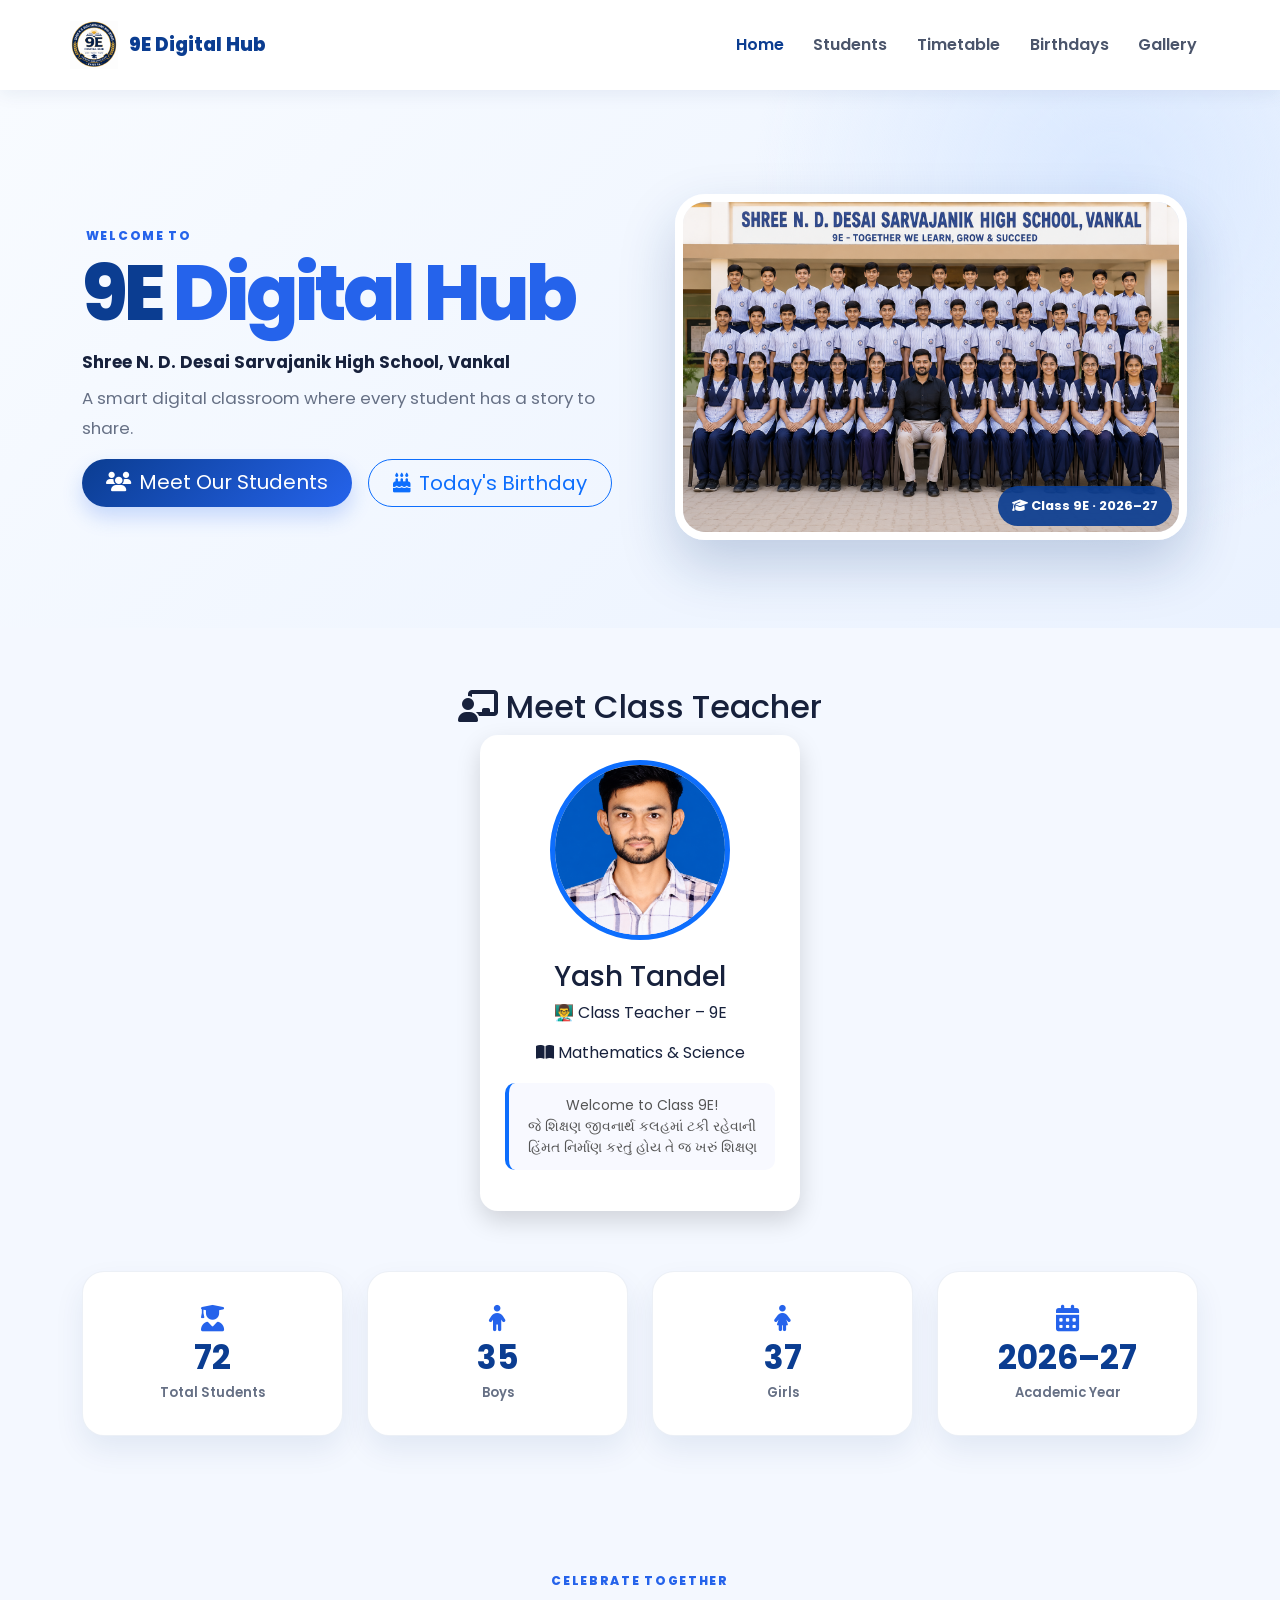
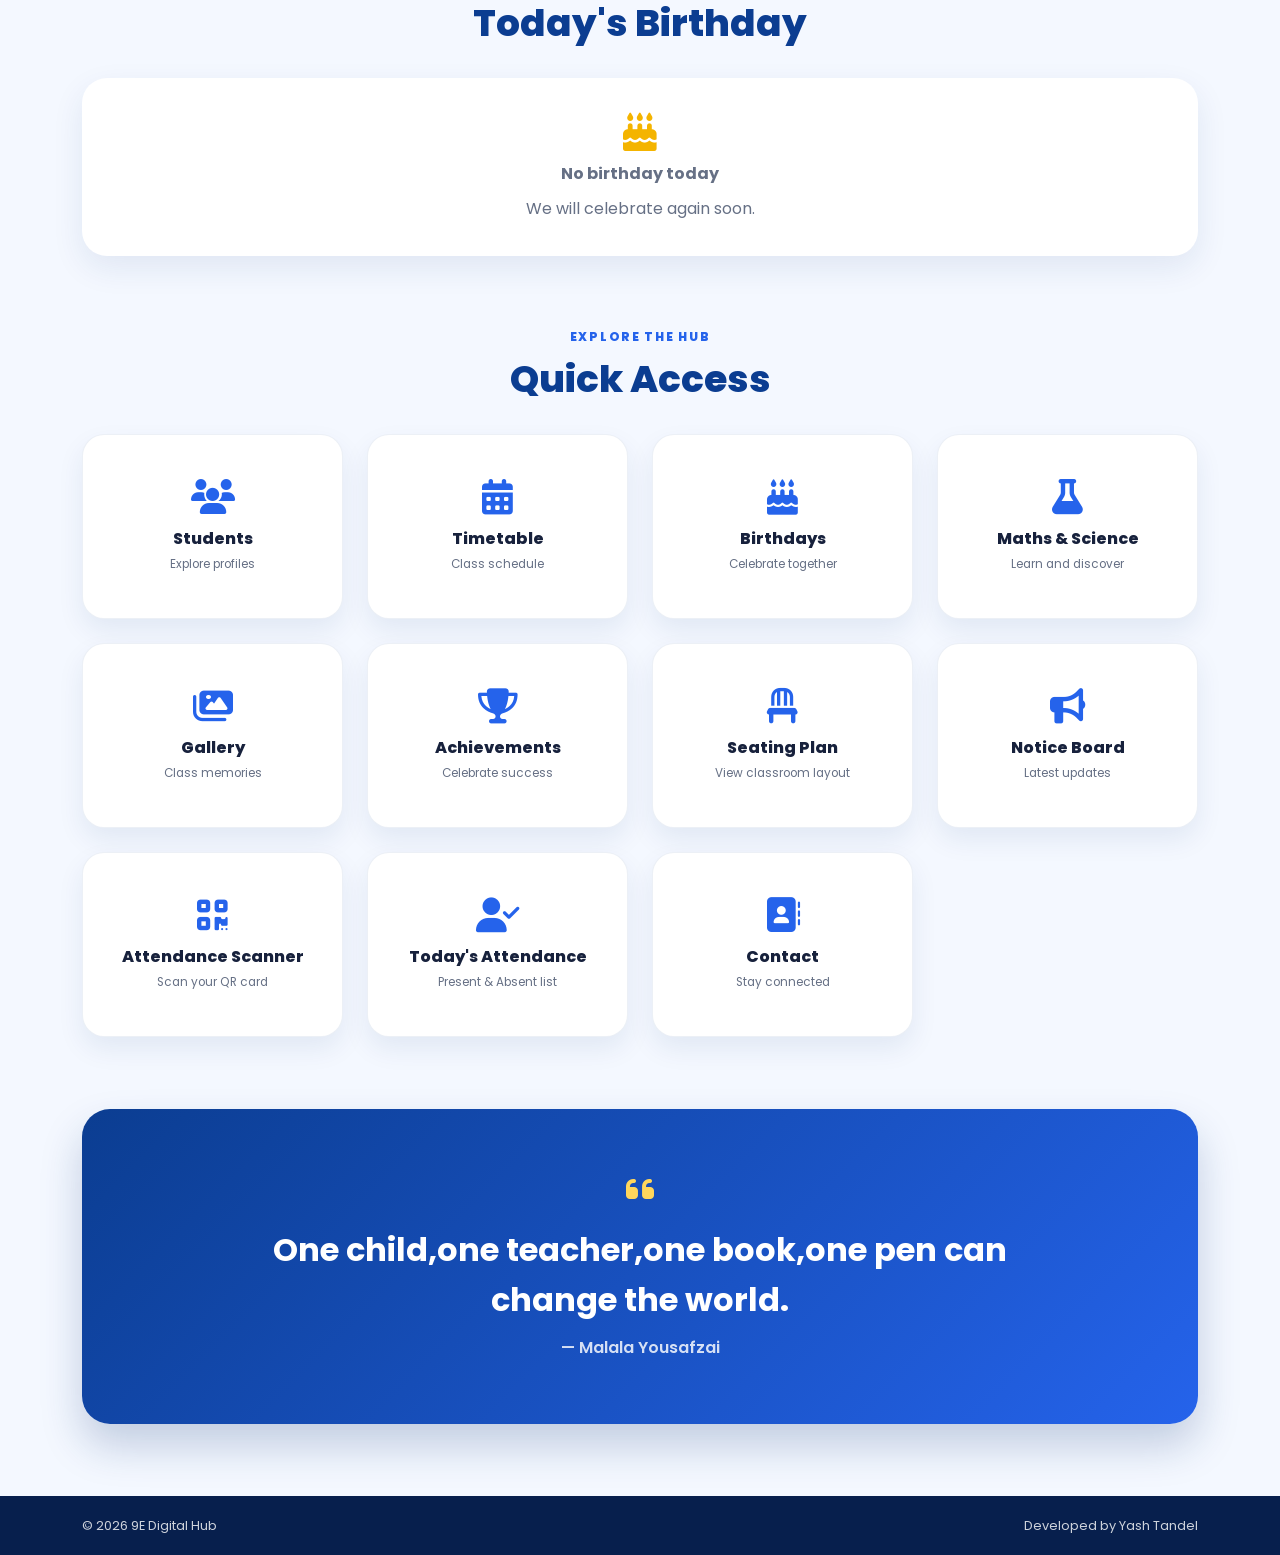
<file: index.html>
<!doctype html>
<html lang="en">
<head>
  <meta charset="utf-8">
  <meta name="viewport" content="width=device-width, initial-scale=1">
  <meta name="description" content="9E Digital Hub — Shree N. D. Desai Sarvajanik High School, Vankal">
  <title>9E Digital Hub</title>
  <link href="https://cdn.jsdelivr.net/npm/bootstrap@5.3.7/dist/css/bootstrap.min.css" rel="stylesheet">
  <link rel="stylesheet" href="https://cdnjs.cloudflare.com/ajax/libs/font-awesome/6.6.0/css/all.min.css">
  <link rel="preconnect" href="https://fonts.googleapis.com">
  <link rel="preconnect" href="https://fonts.gstatic.com" crossorigin>
  <link href="https://fonts.googleapis.com/css2?family=Poppins:wght@400;500;600;700;800&display=swap" rel="stylesheet">
  <link rel="stylesheet" href="style.css">
</head>
<body>
  <header class="site-header">
    <nav class="navbar navbar-expand-lg navbar-light container py-3" aria-label="Main navigation">
      <a class="navbar-brand brand" href="index.html">
        <img src="Images/logo.png" alt="School logo" class="brand-logo" onerror="this.style.display='none'">
        <span>9E Digital Hub</span>
      </a>
      <button class="navbar-toggler" type="button" data-bs-toggle="collapse" data-bs-target="#mainNav" aria-controls="mainNav" aria-expanded="false" aria-label="Toggle navigation">
        <span class="navbar-toggler-icon"></span>
      </button>
      <div class="collapse navbar-collapse" id="mainNav">
        <ul class="navbar-nav ms-auto align-items-lg-center gap-lg-1">
          <li class="nav-item"><a class="nav-link active" href="index.html">Home</a></li>
          <li class="nav-item"><a class="nav-link" href="students.html">Students</a></li>
          <li class="nav-item"><a class="nav-link" href="timetable.html">Timetable</a></li>
          <li class="nav-item"><a class="nav-link" href="birthday.html">Birthdays</a></li>
          <li class="nav-item"><a class="nav-link" href="gallery.html">Gallery</a></li>
        </ul>
      </div>
    </nav>
  </header>

  <main>
    <section class="hero-section">
      <div class="container">
        <div class="row align-items-center g-5">
          <div class="col-lg-6">
            <p class="eyebrow"><i class="fa-solid fa-sparkles"></i> WELCOME TO</p>
            <h1>9E <span>Digital Hub</span></h1>
            <p class="school-name">Shree N. D. Desai Sarvajanik High School, Vankal</p>
            <p class="hero-copy">A smart digital classroom where every student has a story to share.</p>
            <div class="d-flex flex-wrap gap-3">
              <a class="btn btn-primary btn-lg rounded-pill px-4" href="students.html"><i class="fa-solid fa-users me-2"></i>Meet Our Students</a>
              <a class="btn btn-outline-primary btn-lg rounded-pill px-4" href="#today-birthday"><i class="fa-solid fa-cake-candles me-2"></i>Today's Birthday</a>
            </div>
          </div>
          <div class="col-lg-6">
            <div class="hero-photo-wrap">
              <img src="Images/classphoto.png" class="hero-photo" alt="Class 9E students" onerror="this.closest('.hero-photo-wrap').classList.add('image-missing')">
              <div class="hero-photo-caption"><i class="fa-solid fa-graduation-cap"></i> Class 9E · 2026–27</div>
            </div>
          </div>
        </div>
      </div>
    </section>
<section class="class-teacher-section">

    <h2>
        <i class="fas fa-chalkboard-teacher"></i>
        Meet Class Teacher
    </h2>

    <a href="teacher-profile.html" class="teacher-card-link">

        <div class="teacher-card">

            <img src="Images/teacher/yash.png" alt="Class Teacher">

            <h3>Yash Tandel</h3>

            <p>👨‍🏫 Class Teacher – 9E</p>

           <p>
    <i class="fa-solid fa-book-open"></i>
    Mathematics & Science
</p>

            <p class="teacher-message">
                Welcome to Class 9E!<br>
                જે શિક્ષણ જીવનાર્થ કલહમાં ટકી રહેવાની હિંમત નિર્માણ કરતું હોય તે જ ખરું શિક્ષણ
            </p>

        </div>

    </a>

</section>
    <section class="stats-section" aria-label="Class statistics">
      <div class="container">
        <div class="row g-3 g-md-4">
          <div class="col-6 col-lg-3"><article class="stat-card"><i class="fa-solid fa-user-graduate"></i><strong data-count="72">0</strong><span>Total Students</span></article></div>
          <div class="col-6 col-lg-3"><article class="stat-card"><i class="fa-solid fa-child"></i><strong data-count="35">0</strong><span>Boys</span></article></div>
          <div class="col-6 col-lg-3"><article class="stat-card"><i class="fa-solid fa-child-dress"></i><strong data-count="37">0</strong><span>Girls</span></article></div>
          <div class="col-6 col-lg-3"><article class="stat-card"><i class="fa-solid fa-calendar-days"></i><strong class="year-stat">2026–27</strong><span>Academic Year</span></article></div>
        </div>
      </div>
    </section>

    <section id="today-birthday" class="section-space">
      <div class="container">
        <div class="section-heading"><p class="eyebrow">CELEBRATE TOGETHER</p><h2>Today's Birthday</h2></div>
        <!-- Filled automatically from data/students.json by script.js. -->
        <div id="todayBirthdayWidget" class="birthday-widget" aria-live="polite">
          <div class="birthday-loading"><i class="fa-solid fa-cake-candles"></i><span>Loading birthday highlights…</span></div>
        </div>
      </div>
    </section>

    <section class="section-space pt-0">
      <div class="container">
        <div class="section-heading"><p class="eyebrow">EXPLORE THE HUB</p><h2>Quick Access</h2></div>
        <div class="row g-4">
          <div class="col-6 col-md-4 col-lg-3"><a class="hub-card" href="students.html"><i class="fa-solid fa-users"></i><span>Students</span><small>Explore profiles</small></a></div>
          <div class="col-6 col-md-4 col-lg-3"><a class="hub-card" href="timetable.html"><i class="fa-solid fa-calendar-days"></i><span>Timetable</span><small>Class schedule</small></a></div>
          <div class="col-6 col-md-4 col-lg-3"><a class="hub-card" href="birthday.html"><i class="fa-solid fa-cake-candles"></i><span>Birthdays</span><small>Celebrate together</small></a></div>
          <div class="col-6 col-md-4 col-lg-3"><a class="hub-card" href="science.html"><i class="fa-solid fa-flask"></i><span>Maths &amp; Science</span><small>Learn and discover</small></a></div>
          <div class="col-6 col-md-4 col-lg-3"><a class="hub-card" href="gallery.html"><i class="fa-solid fa-images"></i><span>Gallery</span><small>Class memories</small></a></div>
          <div class="col-6 col-md-4 col-lg-3"><a class="hub-card" href="achievement.html"><i class="fa-solid fa-trophy"></i><span>Achievements</span><small>Celebrate success</small></a></div>
          <div class="col-6 col-md-4 col-lg-3">
    <a class="hub-card" href="seating.html">
        <i class="fa-solid fa-chair"></i>
        <span>Seating Plan</span>
        <small>View classroom layout</small>
    </a>
</div>
          <div class="col-6 col-md-4 col-lg-3"><a class="hub-card" href="notice.html"><i class="fa-solid fa-bullhorn"></i><span>Notice Board</span><small>Latest updates</small></a></div>
          <div class="col-6 col-md-4 col-lg-3"><a class="hub-card" href="attendance-scan.html"><i class="fa-solid fa-qrcode"></i><span>Attendance Scanner</span><small>Scan your QR card</small></a></div>
<div class="col-6 col-md-4 col-lg-3"><a class="hub-card" href="attendance-view.html"><i class="fa-solid fa-user-check"></i><span>Today's Attendance</span><small>Present &amp; Absent list</small></a></div>
          <div class="col-6 col-md-4 col-lg-3"><a class="hub-card" href="contact.html"><i class="fa-solid fa-address-book"></i><span>Contact</span><small>Stay connected</small></a></div>
        </div>
      </div>
    </section>

    <section class="section-space pt-0">
      <div class="container"><div class="quote-panel"><i class="fa-solid fa-quote-left"></i><blockquote id="quoteText">One child,one teacher,one book,one pen can change the world.</blockquote><p id="quoteAuthor">— Malala Yousafzai</p></div></div>
    </section>
  </main>

  <footer class="site-footer"><div class="container d-flex flex-column flex-md-row justify-content-between align-items-center gap-2"><p>© <span id="currentYear"></span> 9E Digital Hub</p><p>Developed by Yash Tandel</p></div></footer>
  <script src="https://cdn.jsdelivr.net/npm/bootstrap@5.3.7/dist/js/bootstrap.bundle.min.js"></script>
  <script src="script.js"></script>
</body>
</html>
</file>
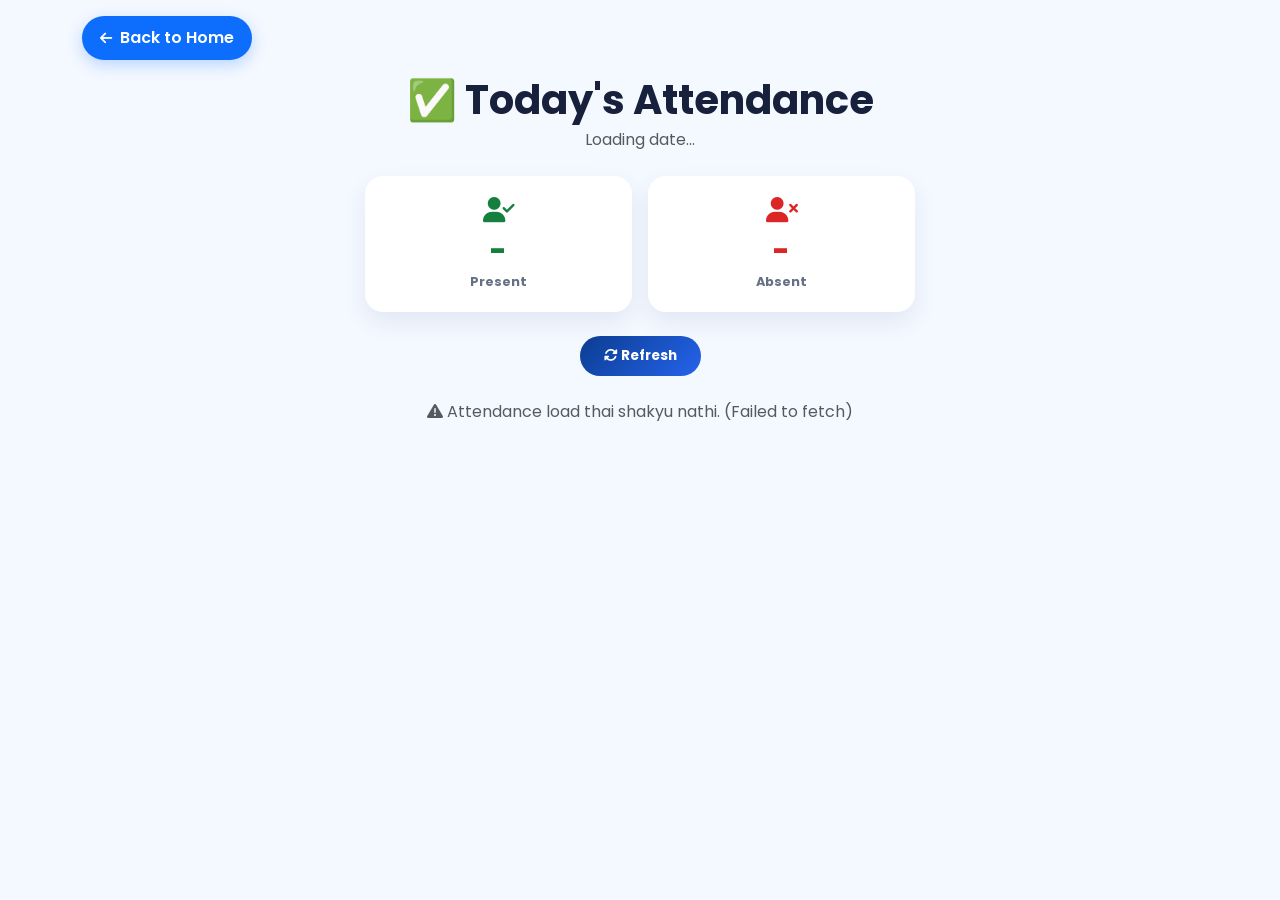
<file: attendance-view.html>
<!DOCTYPE html>
<html lang="en">
<head>
<meta charset="UTF-8">
<meta name="viewport" content="width=device-width, initial-scale=1.0">
<title>Today's Attendance | 9E Digital Hub</title>

<link href="https://cdn.jsdelivr.net/npm/bootstrap@5.3.7/dist/css/bootstrap.min.css" rel="stylesheet">
<link rel="stylesheet" href="https://cdnjs.cloudflare.com/ajax/libs/font-awesome/6.6.0/css/all.min.css">
<link href="https://fonts.googleapis.com/css2?family=Poppins:wght@400;500;600;700;800&display=swap" rel="stylesheet">

<link rel="stylesheet" href="style.css">
<link rel="stylesheet" href="attendance-view.css">
</head>
<body>

<div class="container mt-3 mb-3">
    <a href="index.html" class="back-home-btn">
        <i class="fa-solid fa-arrow-left"></i> Back to Home
    </a>
</div>

<div class="container pb-5">

    <h1 class="text-center fw-bold mb-1">✅ Today's Attendance</h1>
    <p class="text-center text-muted mb-4" id="dateLabel">Loading date...</p>

    <div class="row g-3 mb-4 justify-content-center">
        <div class="col-6 col-md-3">
            <div class="att-stat present-stat">
                <i class="fa-solid fa-user-check"></i>
                <strong id="presentTotal">-</strong>
                <span>Present</span>
            </div>
        </div>
        <div class="col-6 col-md-3">
            <div class="att-stat absent-stat">
                <i class="fa-solid fa-user-xmark"></i>
                <strong id="absentTotal">-</strong>
                <span>Absent</span>
            </div>
        </div>
    </div>

    <div class="text-center mb-4">
        <button class="lab-btn" id="refreshBtn"><i class="fa-solid fa-rotate"></i> Refresh</button>
    </div>

    <div id="attStatus" class="text-center text-muted mb-3">
        <i class="fa-solid fa-circle-notch fa-spin"></i> Loading attendance...
    </div>

    <div class="row g-4" style="display:none;" id="attContent">
        <div class="col-md-6">
            <h4 class="att-col-title present-title"><i class="fa-solid fa-circle-check"></i> Present</h4>
            <div id="presentList" class="att-list"></div>
        </div>
        <div class="col-md-6">
            <h4 class="att-col-title absent-title"><i class="fa-solid fa-circle-xmark"></i> Absent</h4>
            <div id="absentList" class="att-list"></div>
        </div>
    </div>

</div>

<script src="attendance-view.js"></script>

</body>
</html>
</file>
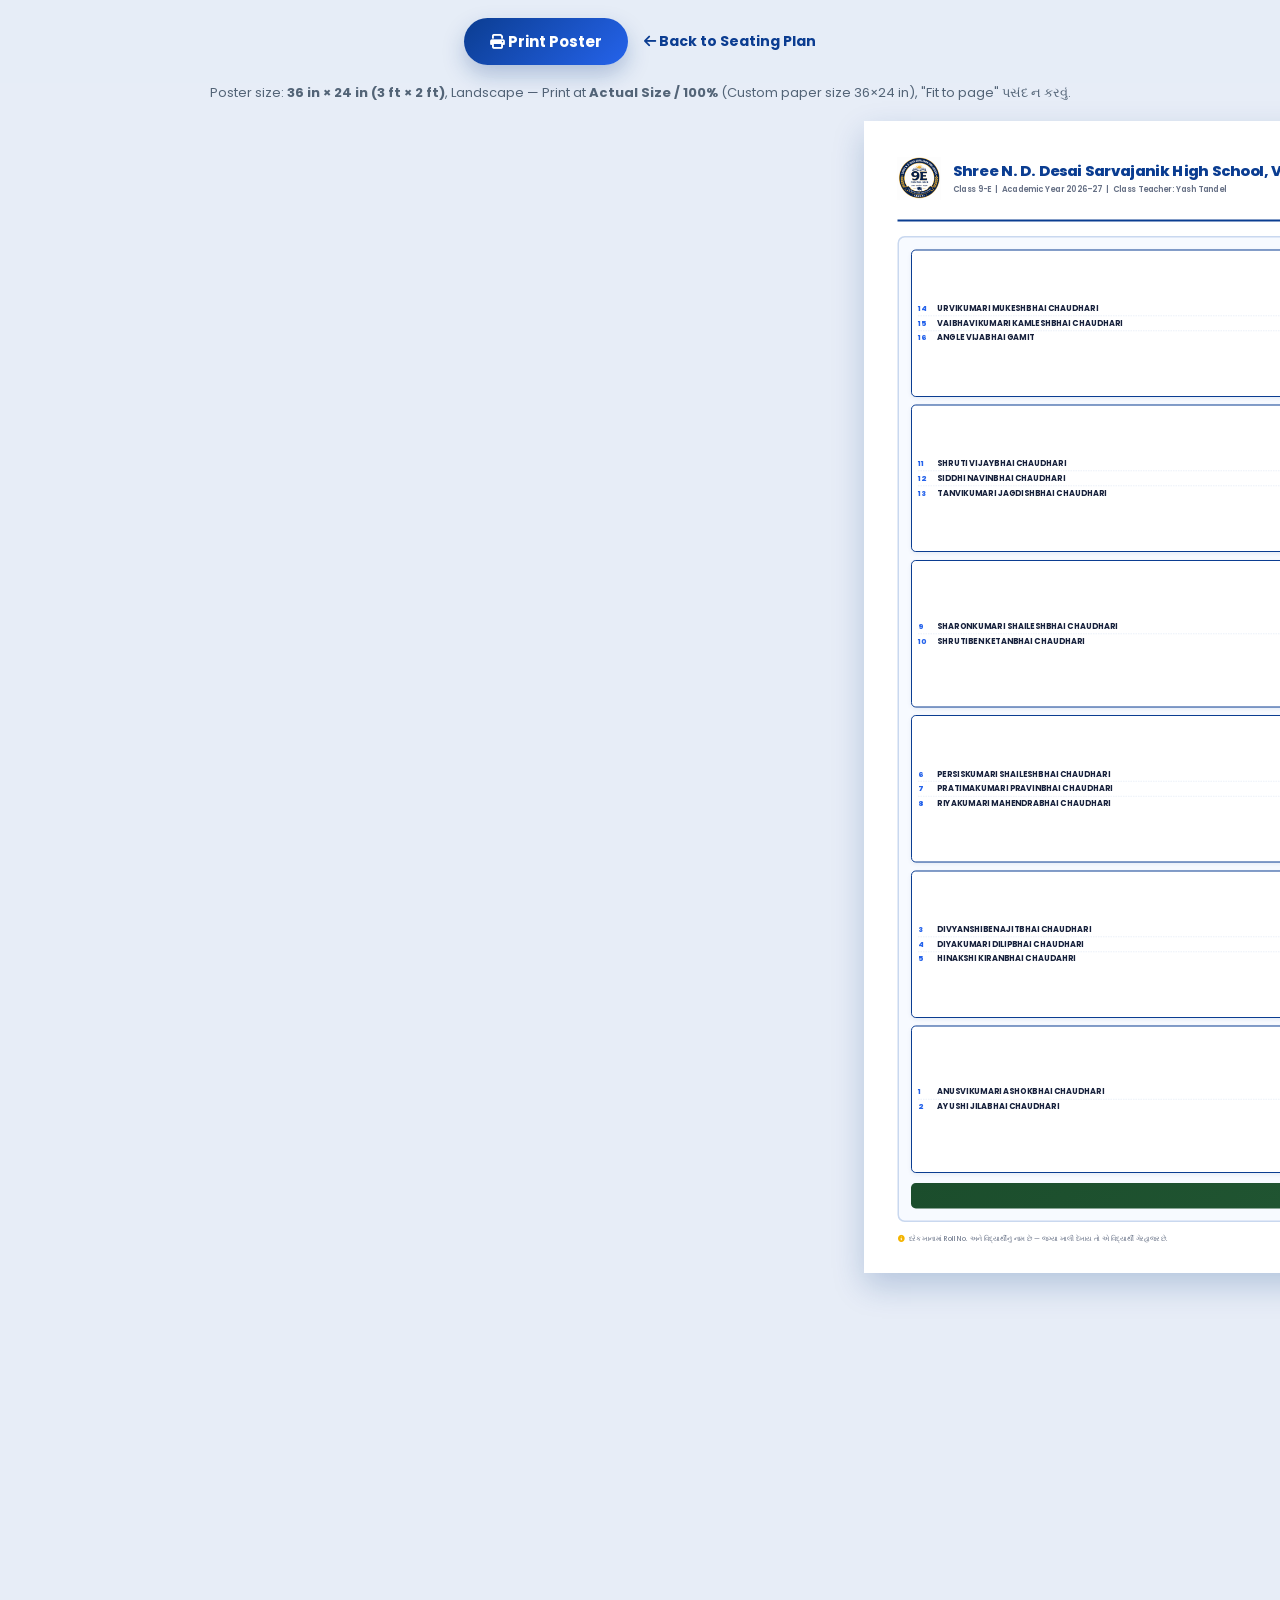
<file: poster-seating.html>
<!DOCTYPE html>
<html lang="en">
<head>
<meta charset="UTF-8">
<meta name="viewport" content="width=device-width, initial-scale=1.0">
<title>Seating Poster | 9E Digital Hub</title>

<link rel="preconnect" href="https://fonts.googleapis.com">
<link rel="preconnect" href="https://fonts.gstatic.com" crossorigin>
<link href="https://fonts.googleapis.com/css2?family=Poppins:wght@400;500;600;700;800&display=swap" rel="stylesheet">
<link rel="stylesheet" href="https://cdnjs.cloudflare.com/ajax/libs/font-awesome/6.6.0/css/all.min.css">

<link rel="stylesheet" href="poster-seating.css">
</head>
<body>

<div class="toolbar">
    <button type="button" id="printBtn"><i class="fa-solid fa-print"></i> Print Poster</button>
    <a href="seating.html" class="toolbar-link"><i class="fa-solid fa-arrow-left"></i> Back to Seating Plan</a>
</div>
<p class="note">
    Poster size: <strong>36 in × 24 in (3 ft × 2 ft)</strong>, Landscape — Print at <strong>Actual Size / 100%</strong>
    (Custom paper size 36×24 in), "Fit to page" પસંદ ન કરવું.
</p>

<div class="poster" id="posterSheet">

    <!-- Header -->
    <header class="poster-header">
        <div class="poster-brand">
            <img src="Images/logo.png" alt="School Logo" class="poster-logo" onerror="this.style.display='none'">
            <div>
                <h1>Shree N. D. Desai Sarvajanik High School, Vankal</h1>
                <p>Class 9-E &nbsp;|&nbsp; Academic Year 2026–27 &nbsp;|&nbsp; Class Teacher: Yash Tandel</p>
            </div>
        </div>
        <div class="poster-title-badge">
            <i class="fa-solid fa-chair"></i>
            <span>SEATING CHART</span>
            <small>Teacher's Quick Reference</small>
        </div>
    </header>

    <!-- Seating Grid -->
    <div class="poster-room">
        <div class="poster-grid" id="posterGrid"></div>

        <div class="front-strip">
            <i class="fa-solid fa-chalkboard"></i>
            <span>FRONT OF CLASS — BLACKBOARD &amp; TEACHER'S TABLE</span>
            <i class="fa-solid fa-chalkboard"></i>
        </div>
    </div>

    <!-- Footer -->
    <footer class="poster-footer">
        <div class="footer-note">
            <i class="fa-solid fa-circle-info"></i>
            દરેક ખાનામાં Roll No. અને વિદ્યાર્થીનું નામ છે — જગ્યા ખાલી દેખાય તો એ વિદ્યાર્થી ગેરહાજર છે.
        </div>
        <div class="footer-legend">
            <span><i class="fa-solid fa-square legend-box"></i> Occupied Seat Reference</span>
        </div>
    </footer>

</div>

<script src="poster-seating.js"></script>

</body>
</html>
</file>
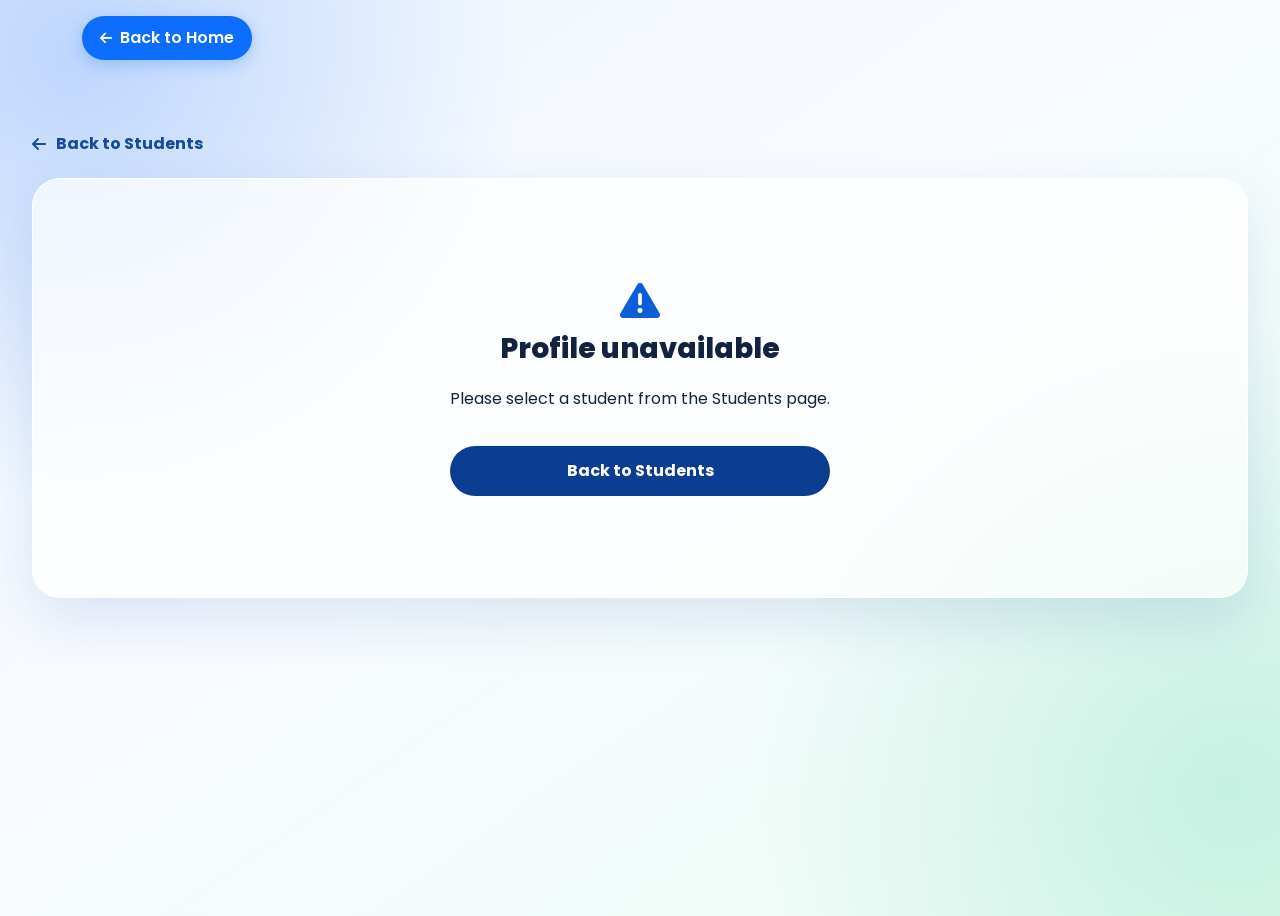
<file: profile.html>
<!DOCTYPE html>
<html lang="en">
<head>
  <meta charset="UTF-8">
  <meta name="viewport" content="width=device-width, initial-scale=1">
  <meta name="theme-color" content="#0b3d91">
  <title>Student Profile | 9E Digital Hub</title>

  <link href="https://cdn.jsdelivr.net/npm/bootstrap@5.3.7/dist/css/bootstrap.min.css" rel="stylesheet">
  <link rel="stylesheet" href="https://cdnjs.cloudflare.com/ajax/libs/font-awesome/6.6.0/css/all.min.css">
  <link rel="preconnect" href="https://fonts.googleapis.com">
  <link rel="preconnect" href="https://fonts.gstatic.com" crossorigin>
  <link href="https://fonts.googleapis.com/css2?family=Poppins:wght@400;500;600;700;800&display=swap" rel="stylesheet">
  <link rel="stylesheet" href="style.css">
</head>
<body class="profile-page">
  <div class="container mt-3 mb-4">
    <a href="index.html" class="back-home-btn">
        <i class="fa-solid fa-arrow-left"></i> Back to Home
    </a>
</div>
  <main class="profile-shell container py-4 py-lg-5">
    <a class="profile-back-link" href="students.html">
      <i class="fa-solid fa-arrow-left"></i>
      <span>Back to Students</span>
    </a>

    <section id="studentProfile" aria-live="polite">
      <div class="profile-loading">
        <i class="fa-solid fa-circle-notch fa-spin"></i>
        <p>Loading student profile…</p>
      </div>
    </section>
  </main>

  <script src="profile.js"></script>
</body>
</html>
</file>
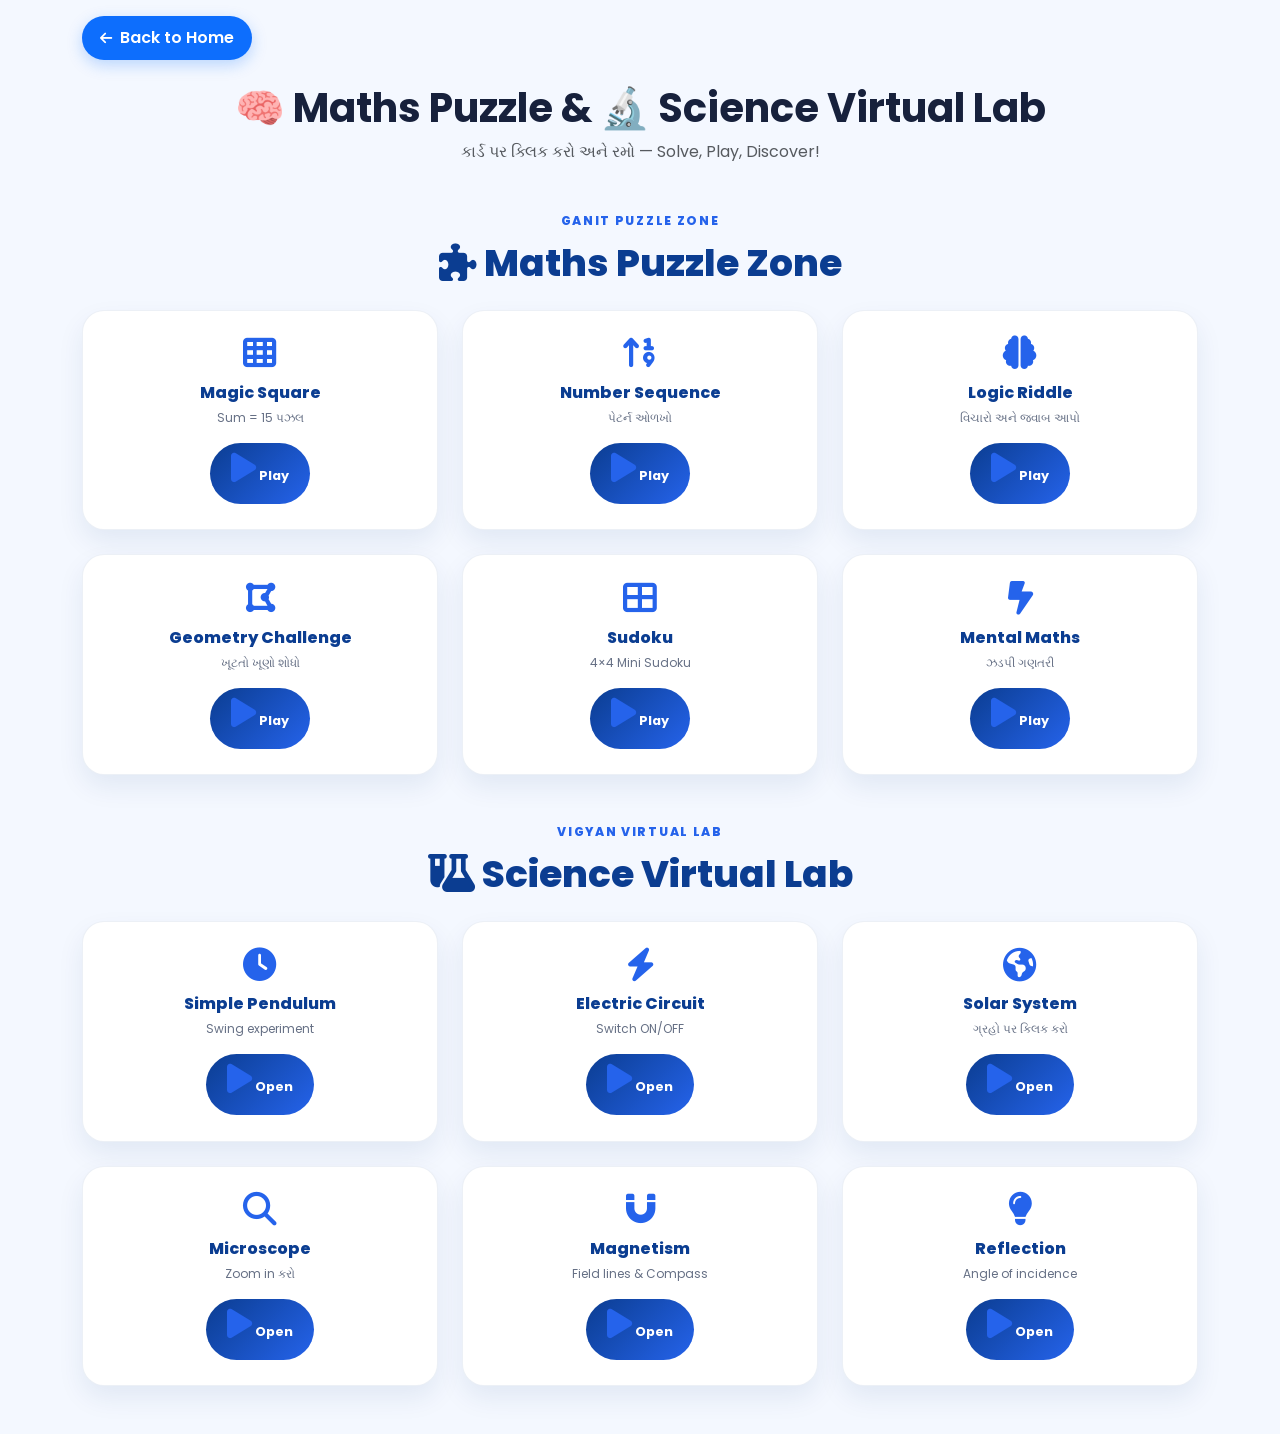
<file: science.html>
<!DOCTYPE html>
<html lang="en">
<head>
<meta charset="UTF-8">
<meta name="viewport" content="width=device-width, initial-scale=1.0">
<title>Maths & Science Lab | 9E Digital Hub</title>

<link href="https://cdn.jsdelivr.net/npm/bootstrap@5.3.7/dist/css/bootstrap.min.css" rel="stylesheet">
<link rel="stylesheet" href="https://cdnjs.cloudflare.com/ajax/libs/font-awesome/6.6.0/css/all.min.css">
<link href="https://fonts.googleapis.com/css2?family=Poppins:wght@400;500;600;700;800&display=swap" rel="stylesheet">

<link rel="stylesheet" href="style.css">
<link rel="stylesheet" href="science.css">
</head>
<body>

<div class="container mt-3 mb-4">
    <a href="index.html" class="back-home-btn">
        <i class="fa-solid fa-arrow-left"></i> Back to Home
    </a>
</div>

<div class="container pb-5">

    <h1 class="text-center fw-bold mb-2">🧠 Maths Puzzle & 🔬 Science Virtual Lab</h1>
    <p class="text-center text-muted mb-5">કાર્ડ પર ક્લિક કરો અને રમો — Solve, Play, Discover!</p>

    <!-- ============ MATHS PUZZLE ZONE ============ -->
    <section class="mb-5">
        <div class="section-heading mb-4">
            <p class="eyebrow">GANIT PUZZLE ZONE</p>
            <h2><i class="fa-solid fa-puzzle-piece"></i> Maths Puzzle Zone</h2>
        </div>

        <div class="row g-4">
            <div class="col-6 col-md-4">
                <div class="lab-launch-card" data-bs-toggle="modal" data-bs-target="#magicSquareModal">
                    <i class="fa-solid fa-table-cells"></i>
                    <span>Magic Square</span>
                    <small>Sum = 15 પઝલ</small>
                    <button class="lab-play-btn"><i class="fa-solid fa-play"></i> Play</button>
                </div>
            </div>
            <div class="col-6 col-md-4">
                <div class="lab-launch-card" data-bs-toggle="modal" data-bs-target="#sequenceModal">
                    <i class="fa-solid fa-arrow-up-1-9"></i>
                    <span>Number Sequence</span>
                    <small>પેટર્ન ઓળખો</small>
                    <button class="lab-play-btn"><i class="fa-solid fa-play"></i> Play</button>
                </div>
            </div>
            <div class="col-6 col-md-4">
                <div class="lab-launch-card" data-bs-toggle="modal" data-bs-target="#riddleModal">
                    <i class="fa-solid fa-brain"></i>
                    <span>Logic Riddle</span>
                    <small>વિચારો અને જવાબ આપો</small>
                    <button class="lab-play-btn"><i class="fa-solid fa-play"></i> Play</button>
                </div>
            </div>
            <div class="col-6 col-md-4">
                <div class="lab-launch-card" data-bs-toggle="modal" data-bs-target="#geometryModal">
                    <i class="fa-solid fa-draw-polygon"></i>
                    <span>Geometry Challenge</span>
                    <small>ખૂટતો ખૂણો શોધો</small>
                    <button class="lab-play-btn"><i class="fa-solid fa-play"></i> Play</button>
                </div>
            </div>
            <div class="col-6 col-md-4">
                <div class="lab-launch-card" data-bs-toggle="modal" data-bs-target="#sudokuModal">
                    <i class="fa-solid fa-table-cells-large"></i>
                    <span>Sudoku</span>
                    <small>4×4 Mini Sudoku</small>
                    <button class="lab-play-btn"><i class="fa-solid fa-play"></i> Play</button>
                </div>
            </div>
            <div class="col-6 col-md-4">
                <div class="lab-launch-card" data-bs-toggle="modal" data-bs-target="#mentalMathsModal">
                    <i class="fa-solid fa-bolt-lightning"></i>
                    <span>Mental Maths</span>
                    <small>ઝડપી ગણતરી</small>
                    <button class="lab-play-btn"><i class="fa-solid fa-play"></i> Play</button>
                </div>
            </div>
        </div>
    </section>

    <!-- ============ SCIENCE VIRTUAL LAB ============ -->
    <section>
        <div class="section-heading mb-4">
            <p class="eyebrow">VIGYAN VIRTUAL LAB</p>
            <h2><i class="fa-solid fa-flask-vial"></i> Science Virtual Lab</h2>
        </div>

        <div class="row g-4">
            <div class="col-6 col-md-4">
                <div class="lab-launch-card" data-bs-toggle="modal" data-bs-target="#pendulumModal">
                    <i class="fa-solid fa-clock"></i>
                    <span>Simple Pendulum</span>
                    <small>Swing experiment</small>
                    <button class="lab-play-btn"><i class="fa-solid fa-play"></i> Open</button>
                </div>
            </div>
            <div class="col-6 col-md-4">
                <div class="lab-launch-card" data-bs-toggle="modal" data-bs-target="#circuitModal">
                    <i class="fa-solid fa-bolt"></i>
                    <span>Electric Circuit</span>
                    <small>Switch ON/OFF</small>
                    <button class="lab-play-btn"><i class="fa-solid fa-play"></i> Open</button>
                </div>
            </div>
            <div class="col-6 col-md-4">
                <div class="lab-launch-card" data-bs-toggle="modal" data-bs-target="#solarModal">
                    <i class="fa-solid fa-earth-americas"></i>
                    <span>Solar System</span>
                    <small>ગ્રહો પર ક્લિક કરો</small>
                    <button class="lab-play-btn"><i class="fa-solid fa-play"></i> Open</button>
                </div>
            </div>
            <div class="col-6 col-md-4">
                <div class="lab-launch-card" data-bs-toggle="modal" data-bs-target="#microscopeModal">
                    <i class="fa-solid fa-magnifying-glass"></i>
                    <span>Microscope</span>
                    <small>Zoom in કરો</small>
                    <button class="lab-play-btn"><i class="fa-solid fa-play"></i> Open</button>
                </div>
            </div>
            <div class="col-6 col-md-4">
                <div class="lab-launch-card" data-bs-toggle="modal" data-bs-target="#magnetismModal">
                    <i class="fa-solid fa-magnet"></i>
                    <span>Magnetism</span>
                    <small>Field lines & Compass</small>
                    <button class="lab-play-btn"><i class="fa-solid fa-play"></i> Open</button>
                </div>
            </div>
            <div class="col-6 col-md-4">
                <div class="lab-launch-card" data-bs-toggle="modal" data-bs-target="#reflectionModal">
                    <i class="fa-solid fa-lightbulb"></i>
                    <span>Reflection</span>
                    <small>Angle of incidence</small>
                    <button class="lab-play-btn"><i class="fa-solid fa-play"></i> Open</button>
                </div>
            </div>
        </div>
    </section>

</div>

<!-- ============ MODAL: MAGIC SQUARE ============ -->
<div class="modal fade" id="magicSquareModal" tabindex="-1" aria-hidden="true">
  <div class="modal-dialog modal-dialog-centered">
    <div class="modal-content lab-modal-content">
      <button type="button" class="btn-close lab-modal-close" data-bs-dismiss="modal" aria-label="Close"></button>
      <div class="modal-body lab-modal-body">
        <h4><i class="fa-solid fa-table-cells"></i> Magic Square</h4>
        <p class="lab-desc">દરેક row, column અને diagonal નો સરવાળો <strong>15</strong> થાય એ રીતે ખાલી ખાનાં ભરો.</p>
        <div class="magic-square" id="magicSquare">
            <input type="text" class="ms-cell" data-answer="2" value="2" disabled>
            <input type="text" class="ms-cell" data-answer="7" maxlength="1">
            <input type="text" class="ms-cell" data-answer="6" value="6" disabled>
            <input type="text" class="ms-cell" data-answer="9" maxlength="1">
            <input type="text" class="ms-cell" data-answer="5" value="5" disabled>
            <input type="text" class="ms-cell" data-answer="1" maxlength="1">
            <input type="text" class="ms-cell" data-answer="4" maxlength="1">
            <input type="text" class="ms-cell" data-answer="3" value="3" disabled>
            <input type="text" class="ms-cell" data-answer="8" maxlength="1">
        </div>
        <button class="lab-btn" id="checkMagicSquare"><i class="fa-solid fa-check"></i> Check Answer</button>
        <p class="lab-result" id="magicSquareResult"></p>
      </div>
    </div>
  </div>
</div>

<!-- ============ MODAL: NUMBER SEQUENCE ============ -->
<div class="modal fade" id="sequenceModal" tabindex="-1" aria-hidden="true">
  <div class="modal-dialog modal-dialog-centered">
    <div class="modal-content lab-modal-content">
      <button type="button" class="btn-close lab-modal-close" data-bs-dismiss="modal" aria-label="Close"></button>
      <div class="modal-body lab-modal-body">
        <h4><i class="fa-solid fa-arrow-up-1-9"></i> Number Sequence</h4>
        <p class="lab-desc">પેટર્ન ઓળખો અને આગળની સંખ્યા લખો:</p>
        <div class="sequence-display">2, 6, 12, 20, 30, <span class="seq-blank">?</span></div>
        <input type="number" class="lab-input" id="sequenceInput" placeholder="તમારો જવાબ લખો">
        <button class="lab-btn" id="checkSequence"><i class="fa-solid fa-check"></i> Check Answer</button>
        <p class="lab-result" id="sequenceResult"></p>
        <button class="lab-hint-btn" id="sequenceHint"><i class="fa-solid fa-lightbulb"></i> Hint</button>
        <p class="lab-hint-text" id="sequenceHintText" style="display:none;">દરેક પદ વચ્ચેનો તફાવત જુઓ: 4, 6, 8, 10... આગળનો તફાવત શું હશે?</p>
      </div>
    </div>
  </div>
</div>

<!-- ============ MODAL: LOGIC RIDDLE ============ -->
<div class="modal fade" id="riddleModal" tabindex="-1" aria-hidden="true">
  <div class="modal-dialog modal-dialog-centered">
    <div class="modal-content lab-modal-content">
      <button type="button" class="btn-close lab-modal-close" data-bs-dismiss="modal" aria-label="Close"></button>
      <div class="modal-body lab-modal-body">
        <h4><i class="fa-solid fa-brain"></i> Logic Riddle</h4>
        <p class="lab-desc" id="riddleQuestion">
            એક ખેડૂત પાસે 17 બકરાં છે. બધાં પણ એક પણ મરી ગયું નહીં, છતાં તેની પાસે
            9 બકરાં બચ્યાં. કેમ?
        </p>
        <button class="lab-btn" id="revealRiddle"><i class="fa-solid fa-eye"></i> જવાબ જુઓ</button>
        <p class="lab-result riddle-answer" id="riddleAnswer" style="display:none;">
            જવાબ: તેણે 8 બકરાં વેચી દીધા (17 − 8 = 9). "મરી ગયું નહીં" નો અર્થ "વેચ્યું નહીં" નથી!
        </p>
      </div>
    </div>
  </div>
</div>

<!-- ============ MODAL: PENDULUM ============ -->
<div class="modal fade" id="pendulumModal" tabindex="-1" aria-hidden="true">
  <div class="modal-dialog modal-dialog-centered">
    <div class="modal-content lab-modal-content">
      <button type="button" class="btn-close lab-modal-close" data-bs-dismiss="modal" aria-label="Close"></button>
      <div class="modal-body lab-modal-body">
        <h4><i class="fa-solid fa-clock"></i> Simple Pendulum</h4>
        <p class="lab-desc">Length બદલીને જુઓ pendulum ના swing પર શું અસર થાય છે.</p>

        <canvas id="pendulumCanvas" width="340" height="260"></canvas>

        <div class="lab-slider-row">
            <label for="lengthSlider">Length: <span id="lengthValue">100</span> cm</label>
            <input type="range" id="lengthSlider" min="40" max="180" value="100">
        </div>

        <div class="lab-controls">
            <button class="lab-btn" id="pendulumPlay"><i class="fa-solid fa-play"></i> Start</button>
            <button class="lab-btn lab-btn-outline" id="pendulumReset"><i class="fa-solid fa-rotate-left"></i> Reset</button>
        </div>

        <p class="lab-formula">T = 2π√(L/g) &nbsp; | &nbsp; Time Period ≈ <span id="periodValue">-</span> sec</p>
      </div>
    </div>
  </div>
</div>

<!-- ============ MODAL: CIRCUIT ============ -->
<div class="modal fade" id="circuitModal" tabindex="-1" aria-hidden="true">
  <div class="modal-dialog modal-dialog-centered">
    <div class="modal-content lab-modal-content">
      <button type="button" class="btn-close lab-modal-close" data-bs-dismiss="modal" aria-label="Close"></button>
      <div class="modal-body lab-modal-body">
        <h4><i class="fa-solid fa-bolt"></i> Simple Electric Circuit</h4>
        <p class="lab-desc">Switch ON/OFF કરીને bulb પર અસર જુઓ.</p>

        <div class="circuit-box">
            <svg viewBox="0 0 300 180" class="circuit-svg">
                <path d="M 40 40 H 260 V 140 H 40 Z" fill="none" stroke="#334155" stroke-width="4"/>
                <rect x="20" y="70" width="16" height="40" fill="#334155"/>
                <text x="8" y="65" font-size="12" fill="#334155">+</text>
                <circle id="bulbCircle" cx="150" cy="40" r="20" fill="#e2e8f0" stroke="#334155" stroke-width="3"/>
                <line x1="140" y1="32" x2="160" y2="48" stroke="#334155" stroke-width="2"/>
                <line x1="160" y1="32" x2="140" y2="48" stroke="#334155" stroke-width="2"/>
                <circle cx="250" cy="140" r="4" fill="#334155"/>
                <circle cx="220" cy="140" r="4" fill="#334155"/>
                <line id="switchLever" x1="220" y1="140" x2="250" y2="120" stroke="#dc2626" stroke-width="4" stroke-linecap="round"/>
            </svg>
        </div>

        <div class="lab-controls justify-content-center">
            <button class="lab-btn" id="switchToggle"><i class="fa-solid fa-power-off"></i> Switch ON</button>
        </div>

        <p class="lab-formula" id="circuitStatus">Switch OFF — Circuit is open, current વહેતો નથી, bulb બંધ છે.</p>
      </div>
    </div>
  </div>
</div>

<!-- ============ MODAL: GEOMETRY CHALLENGE ============ -->
<div class="modal fade" id="geometryModal" tabindex="-1" aria-hidden="true">
  <div class="modal-dialog modal-dialog-centered">
    <div class="modal-content lab-modal-content">
      <button type="button" class="btn-close lab-modal-close" data-bs-dismiss="modal" aria-label="Close"></button>
      <div class="modal-body lab-modal-body">
        <h4><i class="fa-solid fa-draw-polygon"></i> Geometry Challenge</h4>
        <p class="lab-desc">ત્રિકોણના બે ખૂણા આપેલા છે — ત્રીજો ખૂટતો ખૂણો શોધો (ત્રિકોણના ખૂણાનો સરવાળો હંમેશા 180° હોય છે).</p>

        <svg viewBox="0 0 220 140" class="geometry-svg">
            <polygon points="20,120 200,120 110,20" fill="#eef4ff" stroke="#0b3d91" stroke-width="3"/>
            <text id="geoAngleA" x="35" y="112" font-size="14" font-weight="700" fill="#0b3d91">50°</text>
            <text id="geoAngleB" x="165" y="112" font-size="14" font-weight="700" fill="#0b3d91">60°</text>
            <text id="geoAngleC" x="98" y="42" font-size="14" font-weight="700" fill="#dc2626">?</text>
        </svg>

        <input type="number" class="lab-input" id="geometryInput" placeholder="ખૂટતો ખૂણો (ડિગ્રીમાં) લખો">
        <div class="lab-controls">
            <button class="lab-btn" id="checkGeometry"><i class="fa-solid fa-check"></i> Check Answer</button>
            <button class="lab-btn lab-btn-outline" id="nextGeometry"><i class="fa-solid fa-forward"></i> Next Question</button>
        </div>
        <p class="lab-result" id="geometryResult"></p>
        <p class="lab-formula" id="geometryScore">Score: 0 / 0</p>
      </div>
    </div>
  </div>
</div>

<!-- ============ MODAL: SUDOKU ============ -->
<div class="modal fade" id="sudokuModal" tabindex="-1" aria-hidden="true">
  <div class="modal-dialog modal-dialog-centered">
    <div class="modal-content lab-modal-content">
      <button type="button" class="btn-close lab-modal-close" data-bs-dismiss="modal" aria-label="Close"></button>
      <div class="modal-body lab-modal-body">
        <h4><i class="fa-solid fa-table-cells-large"></i> 4×4 Mini Sudoku</h4>
        <p class="lab-desc">દરેક row, column અને 2×2 box માં 1, 2, 3, 4 — એકવાર જ આવવા જોઈએ.</p>
        <div class="sudoku-grid" id="sudokuGrid"></div>
        <button class="lab-btn" id="checkSudoku"><i class="fa-solid fa-check"></i> Check Answer</button>
        <p class="lab-result" id="sudokuResult"></p>
      </div>
    </div>
  </div>
</div>

<!-- ============ MODAL: MENTAL MATHS ============ -->
<div class="modal fade" id="mentalMathsModal" tabindex="-1" aria-hidden="true">
  <div class="modal-dialog modal-dialog-centered">
    <div class="modal-content lab-modal-content">
      <button type="button" class="btn-close lab-modal-close" data-bs-dismiss="modal" aria-label="Close"></button>
      <div class="modal-body lab-modal-body">
        <h4><i class="fa-solid fa-bolt-lightning"></i> Mental Maths</h4>
        <p class="lab-desc">ઝડપી ગણતરી કરો — જવાબ લખીને Check દબાવો.</p>
        <div class="sequence-display" id="mentalQuestion">– + – = ?</div>
        <input type="number" class="lab-input" id="mentalInput" placeholder="જવાબ લખો">
        <div class="lab-controls">
            <button class="lab-btn" id="checkMental"><i class="fa-solid fa-check"></i> Check</button>
            <button class="lab-btn lab-btn-outline" id="nextMental"><i class="fa-solid fa-forward"></i> Next</button>
        </div>
        <p class="lab-result" id="mentalResult"></p>
        <p class="lab-formula" id="mentalScore">Score: 0 / 0</p>
      </div>
    </div>
  </div>
</div>

<!-- ============ MODAL: SOLAR SYSTEM ============ -->
<div class="modal fade" id="solarModal" tabindex="-1" aria-hidden="true">
  <div class="modal-dialog modal-dialog-centered modal-lg">
    <div class="modal-content lab-modal-content">
      <button type="button" class="btn-close lab-modal-close" data-bs-dismiss="modal" aria-label="Close"></button>
      <div class="modal-body lab-modal-body">
        <h4><i class="fa-solid fa-earth-americas"></i> Solar System</h4>
        <p class="lab-desc">કોઈ પણ ગ્રહ પર ક્લિક કરો — તેની માહિતી નીચે દેખાશે.</p>

        <svg viewBox="0 0 480 220" class="solar-svg" id="solarSvg">
            <circle cx="20" cy="110" r="16" fill="#f4b400" class="planet-dot" data-planet="sun"/>
            <circle cx="70" cy="110" r="6" fill="#b0b0b0" class="planet-dot" data-planet="mercury"/>
            <circle cx="105" cy="110" r="8" fill="#e0b060" class="planet-dot" data-planet="venus"/>
            <circle cx="150" cy="110" r="9" fill="#2a6df4" class="planet-dot" data-planet="earth"/>
            <circle cx="195" cy="110" r="7" fill="#c1440e" class="planet-dot" data-planet="mars"/>
            <circle cx="260" cy="110" r="16" fill="#d9a066" class="planet-dot" data-planet="jupiter"/>
            <circle cx="320" cy="110" r="14" fill="#e8d191" class="planet-dot" data-planet="saturn"/>
            <circle cx="375" cy="110" r="11" fill="#a3d9e0" class="planet-dot" data-planet="uranus"/>
            <circle cx="420" cy="110" r="11" fill="#4062bb" class="planet-dot" data-planet="neptune"/>
        </svg>

        <div class="solar-info" id="solarInfo">
            <strong>ગ્રહ પસંદ કરો</strong>
            <p>ઉપર આપેલા કોઈ પણ ગોળા પર ક્લિક કરીને તેની વિગત જુઓ.</p>
        </div>
      </div>
    </div>
  </div>
</div>

<!-- ============ MODAL: MICROSCOPE ============ -->
<div class="modal fade" id="microscopeModal" tabindex="-1" aria-hidden="true">
  <div class="modal-dialog modal-dialog-centered">
    <div class="modal-content lab-modal-content">
      <button type="button" class="btn-close lab-modal-close" data-bs-dismiss="modal" aria-label="Close"></button>
      <div class="modal-body lab-modal-body">
        <h4><i class="fa-solid fa-magnifying-glass"></i> Virtual Microscope</h4>
        <p class="lab-desc">Zoom slider ખસેડીને cell ની અંદરની રચના જુઓ.</p>

        <div class="microscope-view">
            <div class="microscope-zoom" id="microscopeZoom">
                <svg viewBox="0 0 200 200">
                    <circle cx="100" cy="100" r="90" fill="#dff5e1" stroke="#4c9a5b" stroke-width="4"/>
                    <circle cx="100" cy="100" r="35" fill="#a7d8ff" stroke="#1769d1" stroke-width="3" class="mic-nucleus"/>
                    <circle cx="80" cy="70" r="6" fill="#4c9a5b" class="mic-detail"/>
                    <circle cx="130" cy="60" r="5" fill="#4c9a5b" class="mic-detail"/>
                    <circle cx="140" cy="130" r="7" fill="#4c9a5b" class="mic-detail"/>
                    <circle cx="60" cy="140" r="5" fill="#4c9a5b" class="mic-detail"/>
                </svg>
            </div>
        </div>

        <div class="lab-slider-row">
            <label for="microscopeSlider">Zoom: <span id="microscopeZoomValue">1</span>×</label>
            <input type="range" id="microscopeSlider" min="1" max="10" value="1">
        </div>

        <p class="lab-formula" id="microscopeLabel">1× — સંપૂર્ણ કોષ (Cell) દેખાય છે</p>
      </div>
    </div>
  </div>
</div>

<!-- ============ MODAL: MAGNETISM ============ -->
<div class="modal fade" id="magnetismModal" tabindex="-1" aria-hidden="true">
  <div class="modal-dialog modal-dialog-centered">
    <div class="modal-content lab-modal-content">
      <button type="button" class="btn-close lab-modal-close" data-bs-dismiss="modal" aria-label="Close"></button>
      <div class="modal-body lab-modal-body">
        <h4><i class="fa-solid fa-magnet"></i> Magnetism</h4>
        <p class="lab-desc">Field lines બતાવો અને Poles ફેરવીને compass ની needle પર અસર જુઓ.</p>

        <svg viewBox="0 0 300 180" class="magnet-svg">
            <g id="fieldLines" class="field-lines">
                <path d="M 70 60 Q 150 10 230 60" fill="none" stroke="#0b3d91" stroke-width="2"/>
                <path d="M 70 90 Q 150 55 230 90" fill="none" stroke="#0b3d91" stroke-width="2"/>
                <path d="M 70 120 Q 150 145 230 120" fill="none" stroke="#0b3d91" stroke-width="2"/>
                <path d="M 70 150 Q 150 190 230 150" fill="none" stroke="#0b3d91" stroke-width="2"/>
            </g>
            <rect id="magnetN" x="60" y="70" width="70" height="40" fill="#dc2626"/>
            <rect id="magnetS" x="170" y="70" width="70" height="40" fill="#1769d1"/>
            <text id="labelN" x="88" y="96" font-size="18" font-weight="800" fill="#fff">N</text>
            <text id="labelS" x="198" y="96" font-size="18" font-weight="800" fill="#fff">S</text>

            <circle cx="150" cy="30" r="16" fill="#fff" stroke="#334155" stroke-width="2"/>
            <line id="compassNeedle" x1="150" y1="38" x2="150" y2="22" stroke="#dc2626" stroke-width="3" stroke-linecap="round"/>
        </svg>

        <div class="lab-controls justify-content-center">
            <button class="lab-btn" id="toggleField"><i class="fa-solid fa-wave-square"></i> Show Field Lines</button>
            <button class="lab-btn lab-btn-outline" id="flipPoles"><i class="fa-solid fa-arrows-rotate"></i> Flip Poles</button>
        </div>

        <p class="lab-formula" id="magnetismStatus">Compass needle N pole તરફ (ડાબે) નિર્દેશ કરે છે.</p>
      </div>
    </div>
  </div>
</div>

<!-- ============ MODAL: REFLECTION ============ -->
<div class="modal fade" id="reflectionModal" tabindex="-1" aria-hidden="true">
  <div class="modal-dialog modal-dialog-centered">
    <div class="modal-content lab-modal-content">
      <button type="button" class="btn-close lab-modal-close" data-bs-dismiss="modal" aria-label="Close"></button>
      <div class="modal-body lab-modal-body">
        <h4><i class="fa-solid fa-lightbulb"></i> Law of Reflection</h4>
        <p class="lab-desc">Slider ખસેડો — આપાત કોણ (angle of incidence) = પરાવર્તન કોણ (angle of reflection).</p>

        <canvas id="reflectionCanvas" width="300" height="220"></canvas>

        <div class="lab-slider-row">
            <label for="reflectionSlider">Angle: <span id="reflectionAngleValue">40</span>°</label>
            <input type="range" id="reflectionSlider" min="10" max="80" value="40">
        </div>

        <p class="lab-formula">∠ Incidence = ∠ Reflection = <span id="reflectionAngleEcho">40</span>°</p>
      </div>
    </div>
  </div>
</div>

<script src="https://cdn.jsdelivr.net/npm/bootstrap@5.3.7/dist/js/bootstrap.bundle.min.js"></script>
<script src="science.js"></script>

</body>
</html>
</file>
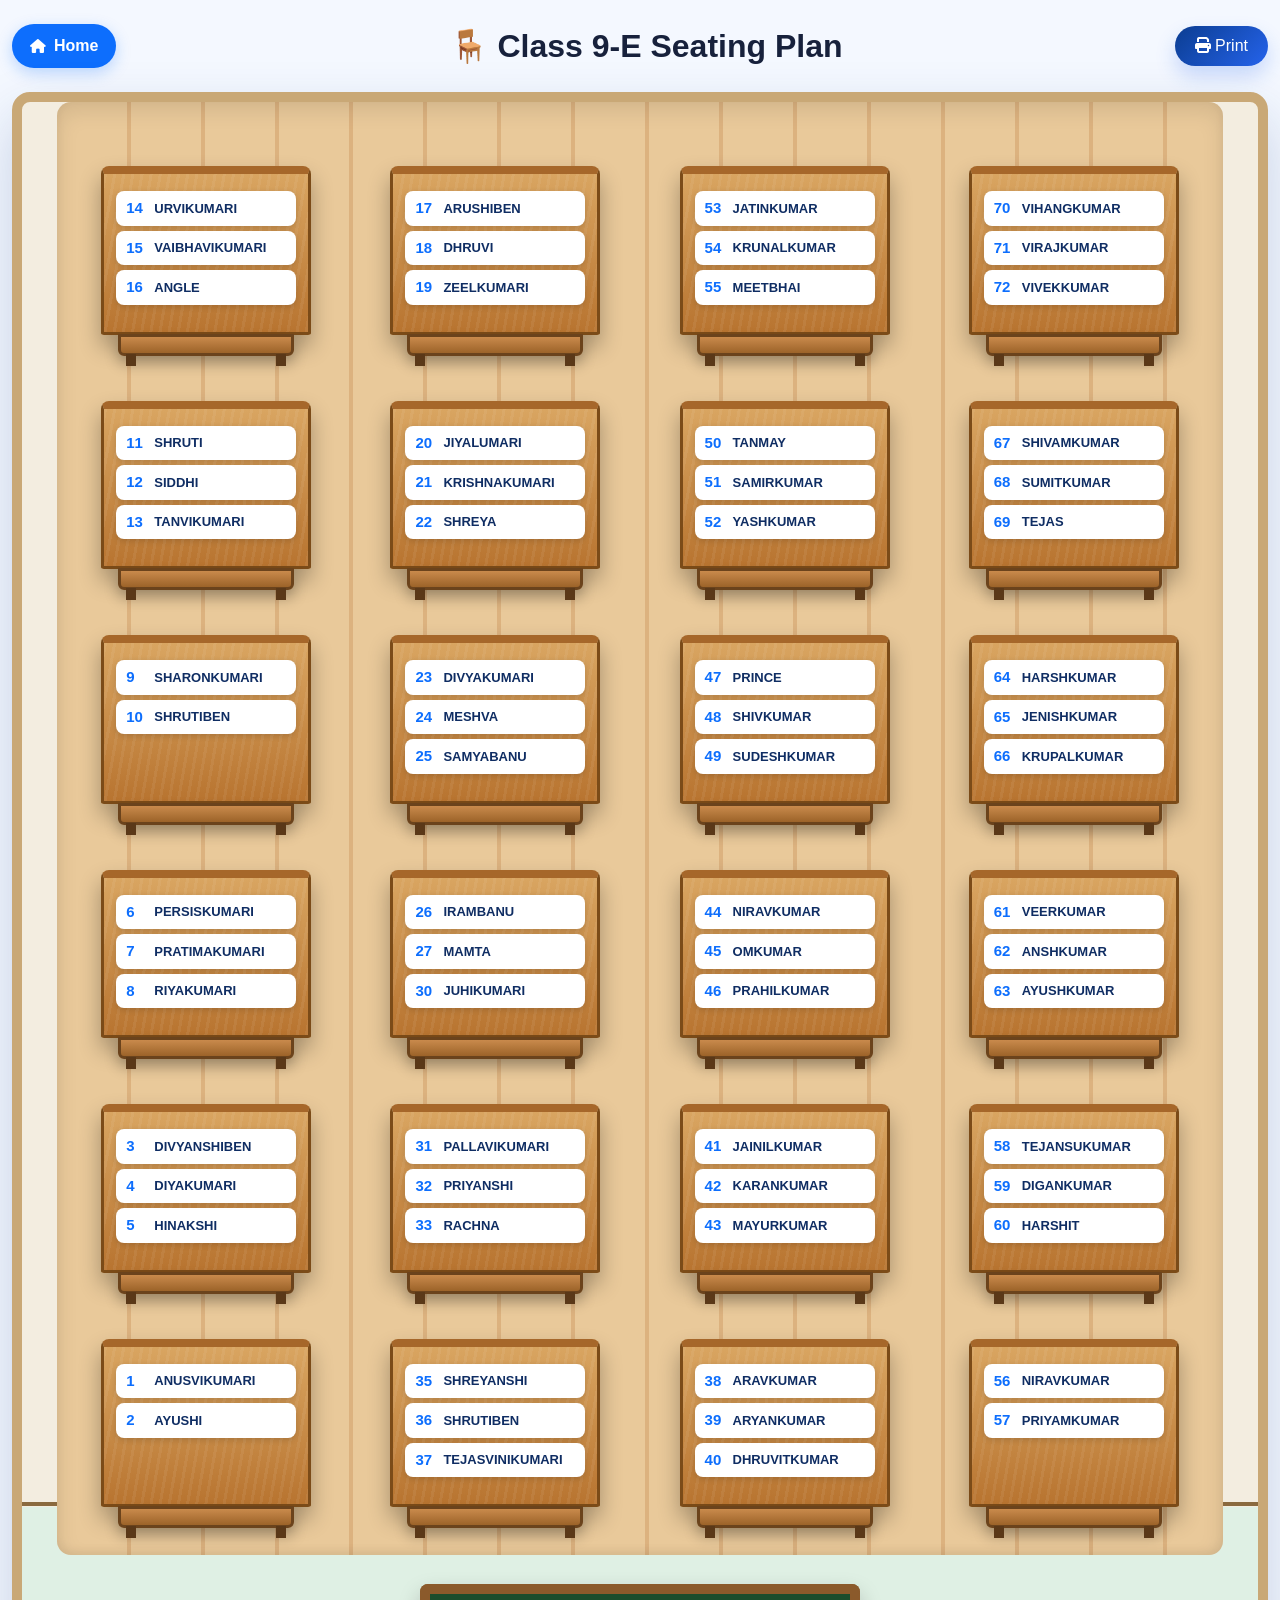
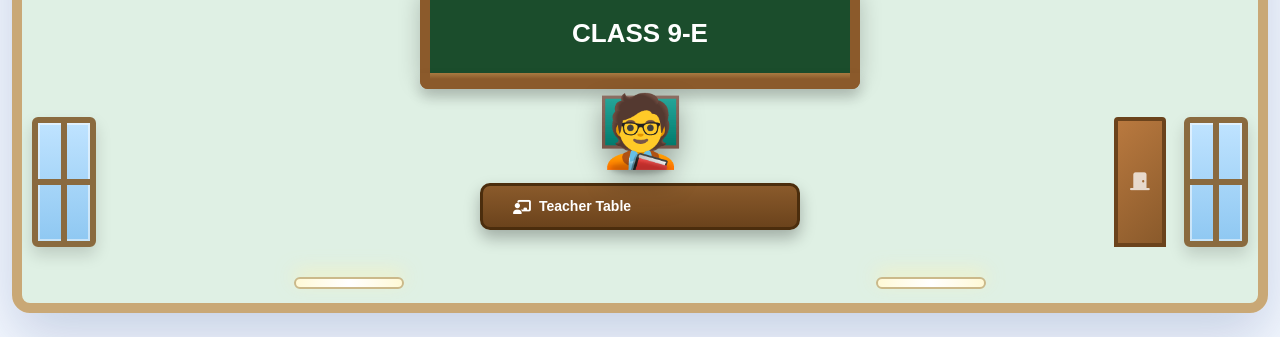
<file: seating.html>
<!DOCTYPE html>
<html lang="en">

<head>

    <meta charset="UTF-8">
    <meta name="viewport" content="width=device-width, initial-scale=1.0">

    <title>Class Seating Plan | 9E Digital Hub</title>

    <link href="https://cdn.jsdelivr.net/npm/bootstrap@5.3.7/dist/css/bootstrap.min.css" rel="stylesheet">

    <link rel="stylesheet"
        href="https://cdnjs.cloudflare.com/ajax/libs/font-awesome/6.6.0/css/all.min.css">

    <link rel="stylesheet" href="style.css">
    <link rel="stylesheet" href="seating.css">

</head>

<body>

<div class="container-fluid py-4">

    <!-- Top Bar -->

    <div class="d-flex justify-content-between align-items-center flex-wrap mb-4">

        <a href="index.html" class="back-home-btn">
            <i class="fa-solid fa-house"></i> Home
        </a>

        <h2 class="fw-bold m-0">
            🪑 Class 9-E Seating Plan
        </h2>

        <button class="btn btn-primary" onclick="window.print()">
            <i class="fa-solid fa-print"></i> Print
        </button>

    </div>


    <!-- Classroom Room -->
    <div class="classroom-room">

        <!-- Back wall decor -->
        <div class="wall-strip"></div>
        <div class="room-window window-left"><span></span><span></span></div>
        <div class="room-window window-right"><span></span><span></span></div>
        <div class="room-door"><i class="fa-solid fa-door-closed"></i></div>
        <div class="ceiling-light light-1"></div>
        <div class="ceiling-light light-2"></div>

        <!-- Classroom Floor + Benches -->
        <div class="classroom">

            <div class="classroom-layout">

                <!-- Row 1 -->
                <div id="bench1" class="bench"></div>
                <div id="bench2" class="bench"></div>
                <div id="bench3" class="bench"></div>
                <div id="bench4" class="bench"></div>

                <!-- Row 2 -->
                <div id="bench5" class="bench"></div>
                <div id="bench6" class="bench"></div>
                <div id="bench7" class="bench"></div>
                <div id="bench8" class="bench"></div>

                <!-- Row 3 -->
                <div id="bench9" class="bench"></div>
                <div id="bench10" class="bench"></div>
                <div id="bench11" class="bench"></div>
                <div id="bench12" class="bench"></div>

                <!-- Row 4 -->
                <div id="bench13" class="bench"></div>
                <div id="bench14" class="bench"></div>
                <div id="bench15" class="bench"></div>
                <div id="bench16" class="bench"></div>

                <!-- Row 5 -->
                <div id="bench17" class="bench"></div>
                <div id="bench18" class="bench"></div>
                <div id="bench19" class="bench"></div>
                <div id="bench20" class="bench"></div>

                <!-- Row 6 -->
                <div id="bench21" class="bench"></div>
                <div id="bench22" class="bench"></div>
                <div id="bench23" class="bench"></div>
                <div id="bench24" class="bench"></div>

            </div>

        </div>

        <!-- Front Wall: Blackboard + Teacher — placed near Roll No. 1 side -->
        <div class="front-wall">

            <div class="blackboard-unit">
                <div class="blackboard">CLASS 9-E</div>
                <div class="chalk-tray"></div>
            </div>

            <div class="teacher-figure">
                <div class="teacher-avatar">🧑‍🏫</div>
                <div class="teacher-shadow"></div>
            </div>

            <div class="teacher-table">
                <i class="fa-solid fa-chalkboard-user"></i> Teacher Table
            </div>

        </div>

    </div>

</div>

<script src="seating.js"></script>

</body>

</html>
</file>
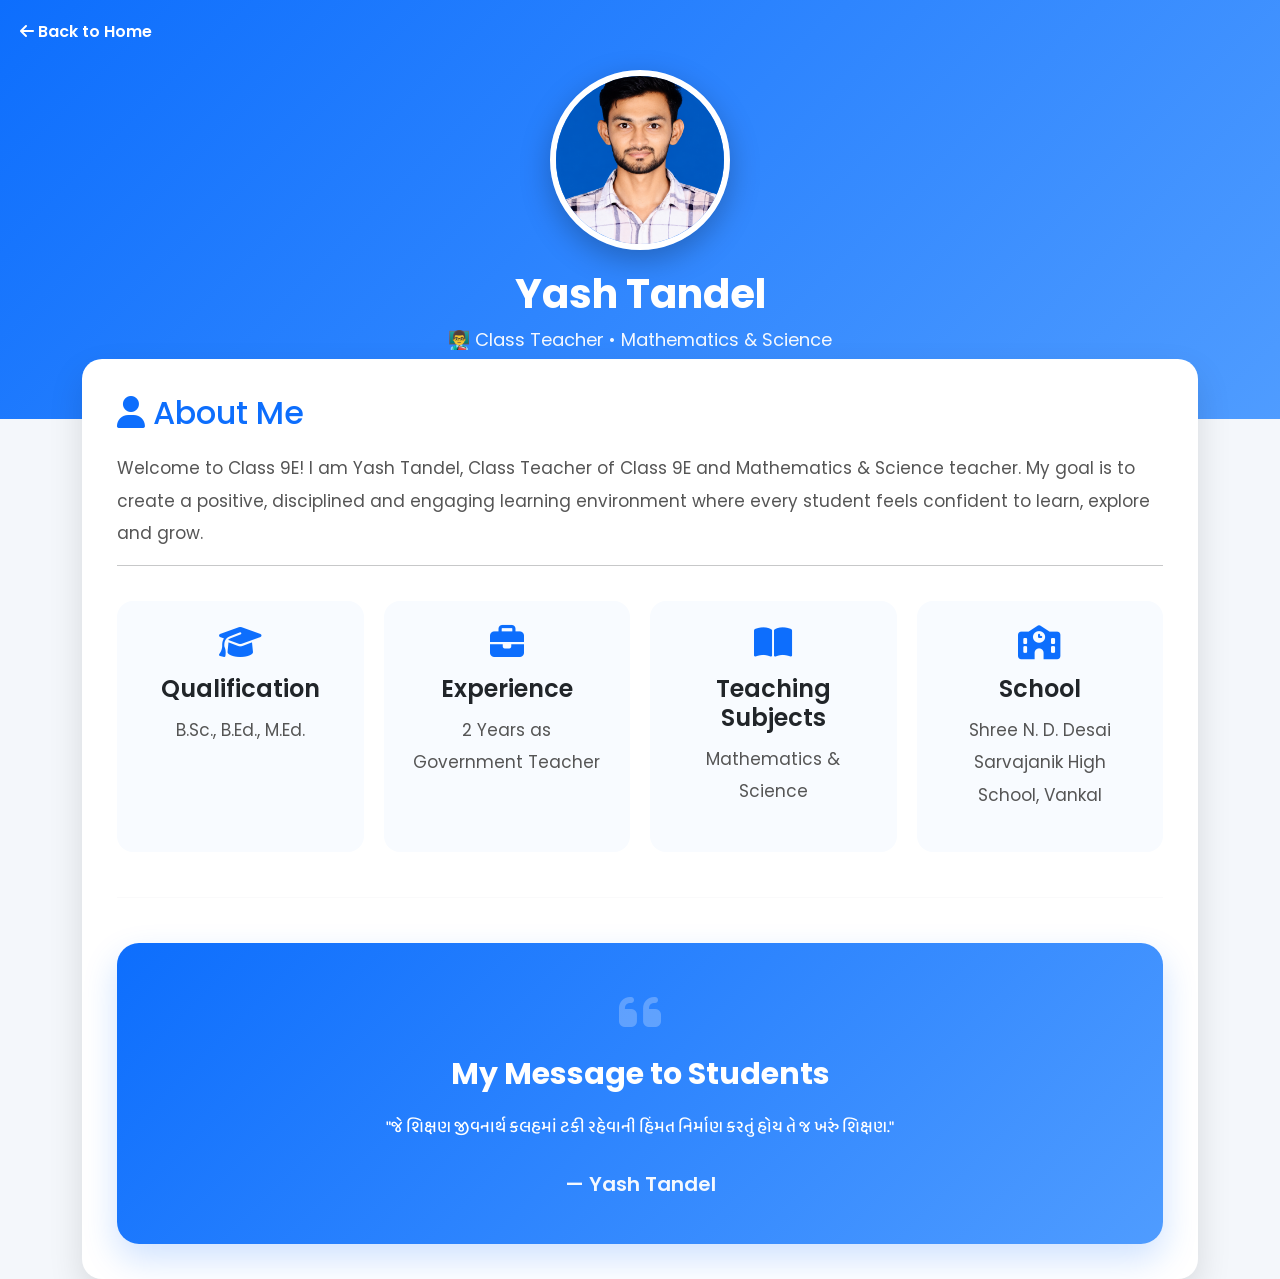
<file: teacher-profile.html>
<!DOCTYPE html>
<html lang="en">

<head>
    <meta charset="UTF-8">
    <meta name="viewport" content="width=device-width, initial-scale=1.0">
    <title>Class Teacher | 9E Digital Hub</title>

    <!-- Bootstrap -->
    <link href="https://cdn.jsdelivr.net/npm/bootstrap@5.3.7/dist/css/bootstrap.min.css" rel="stylesheet">

    <!-- Font Awesome -->
    <link rel="stylesheet"
        href="https://cdnjs.cloudflare.com/ajax/libs/font-awesome/6.6.0/css/all.min.css">

    <!-- Google Font -->
    <link href="https://fonts.googleapis.com/css2?family=Poppins:wght@400;500;600;700&display=swap"
        rel="stylesheet">
<link href="https://fonts.googleapis.com/css2?family=Baloo+Bhai+2:wght@400;500;600;700&display=swap" rel="stylesheet">
    <!-- CSS -->
    <link rel="stylesheet" href="teacher-profile.css">
</head>

<body>

    <!-- ================= HEADER ================= -->

    <header class="profile-header">

        <a href="index.html" class="back-btn">
            <i class="fas fa-arrow-left"></i> Back to Home
        </a>

        <div class="cover">

            <img src="Images/teacher/yash.png" alt="Yash Tandel">

            <h1>Yash Tandel</h1>

            <p class="designation">
                👨‍🏫 Class Teacher • Mathematics & Science
            </p>

        </div>

    </header>

    <!-- ================= PROFILE ================= -->

    <section class="profile-content">

        <div class="container">

            <div class="profile-card">

                <!-- About -->

                <h2>
                    <i class="fas fa-user"></i>
                    About Me
                </h2>

                <p>
                    Welcome to Class 9E! I am Yash Tandel, Class Teacher of
                    Class 9E and Mathematics & Science teacher.

                    My goal is to create a positive, disciplined and engaging
                    learning environment where every student feels confident
                    to learn, explore and grow.
                </p>

                <hr>

                <!-- Information -->

                <div class="info-grid">

                    <div class="info-box">

                        <i class="fas fa-graduation-cap"></i>

                        <h4>Qualification</h4>

                        <p>B.Sc., B.Ed., M.Ed.</p>

                    </div>

                    <div class="info-box">

                        <i class="fas fa-briefcase"></i>

                        <h4>Experience</h4>

                        <p>2 Years as Government Teacher</p>

                    </div>

                    <div class="info-box">

                        <i class="fas fa-book-open"></i>

                        <h4>Teaching Subjects</h4>

                        <p>Mathematics & Science</p>

                    </div>

                    <div class="info-box">

                        <i class="fas fa-school"></i>

                        <h4>School</h4>

                        <p>
                            Shree N. D. Desai Sarvajanik High School,
                            Vankal
                        </p>

                    </div>

                </div>
                <hr class="section-divider">
                <!-- Quote -->

                <div class="quote-box">

                    <i class="fas fa-quote-left quote-icon"></i>

                    <h3>My Message to Students</h3>

                    <p class="quote-text gujarati">
                        "જે શિક્ષણ જીવનાર્થ કલહમાં ટકી રહેવાની
                        હિંમત નિર્માણ કરતું હોય તે જ ખરું શિક્ષણ."
                    </p>

                    <span class="quote-author">

                        — Yash Tandel

                    </span>

                </div>

            </div>

        </div>

    </section>

</body>

</html>
</file>
<file: style.css>
:root { --blue:#0b3d91; --blue-2:#2563eb; --ink:#17213c; --muted:#667085; --gold:#f4b400; --surface:#fff; --page:#f4f8ff; }
* { box-sizing:border-box; }
html { scroll-behavior:smooth; }
body { margin:0; color:var(--ink); background:var(--page); font-family:'Poppins',sans-serif; }
a { color:inherit; }
.site-header { background:rgba(255,255,255,.94); box-shadow:0 3px 18px rgba(25,60,120,.08); position:sticky; top:0; z-index:20; backdrop-filter:blur(12px); }
.brand { display:flex; align-items:center; gap:.7rem; color:var(--blue)!important; font-size:1.18rem; font-weight:800; }
.brand-logo { width:48px; height:48px; object-fit:contain; }
.nav-link { color:#4b556b!important; font-weight:600; padding:.55rem .8rem!important; }
.nav-link:hover,.nav-link.active { color:var(--blue)!important; }
.hero-section { overflow:hidden; padding:5.8rem 0 4.8rem; background:radial-gradient(circle at 87% 18%,#d9e8ff 0,transparent 30%),linear-gradient(135deg,#f8fbff,#eaf2ff); }
.eyebrow { color:var(--blue-2); font-size:.76rem; font-weight:800; letter-spacing:.14em; margin:0 0 .65rem; }
.hero-section h1 { color:var(--blue); font-size:clamp(2.55rem,6vw,5rem); font-weight:800; letter-spacing:-.05em; line-height:.98; margin:0; }
.hero-section h1 span { color:var(--blue-2); }
.school-name { font-size:1.05rem; font-weight:700; margin:1.2rem 0 .45rem; }
.hero-copy { color:var(--muted); font-size:1.05rem; line-height:1.8; max-width:38rem; }
.btn-primary { background:linear-gradient(135deg,var(--blue),var(--blue-2)); border:none; box-shadow:0 10px 20px rgba(37,99,235,.22); }
.btn-primary:hover { background:linear-gradient(135deg,#082e72,#1d4ed8); transform:translateY(-2px); }
.hero-photo-wrap { padding:.7rem; position:relative; }
.hero-photo { display:block; width:100%; min-height:280px; object-fit:cover; border:8px solid #fff; border-radius:30px; box-shadow:0 25px 55px rgba(20,57,125,.22); }
.hero-photo-wrap.image-missing { min-height:280px; border-radius:30px; background:linear-gradient(135deg,#0b3d91,#2563eb); }
.hero-photo-caption { position:absolute; right:1.6rem; bottom:1.6rem; background:rgba(11,61,145,.92); color:#fff; border-radius:999px; font-size:.8rem; font-weight:700; padding:.65rem .9rem; }
.stats-section { margin-top:-1.5rem; padding-bottom:4rem; }
.stat-card { align-items:center; background:#fff; border:1px solid rgba(20,65,140,.08); border-radius:22px; box-shadow:0 14px 30px rgba(18,55,120,.08); display:flex; flex-direction:column; height:100%; justify-content:center; min-height:165px; padding:1.35rem; text-align:center; transition:.25s ease; }
.stat-card:hover { transform:translateY(-6px); box-shadow:0 20px 35px rgba(18,55,120,.15); }
.stat-card i { color:var(--blue-2); font-size:1.65rem; margin-bottom:.65rem; }.stat-card strong { color:var(--blue); font-size:2.05rem; line-height:1; }.stat-card span { color:var(--muted); font-size:.82rem; font-weight:600; margin-top:.5rem; }
.section-space { padding:4.5rem 0; }.section-heading { text-align:center; margin-bottom:2rem; }.section-heading h2 { color:var(--blue); font-size:clamp(1.7rem,3vw,2.35rem); font-weight:800; margin:0; }
.birthday-widget { min-height:178px; }.birthday-loading,.birthday-empty { align-items:center; background:#fff; border-radius:25px; box-shadow:0 12px 32px rgba(18,55,120,.09); color:var(--muted); display:flex; flex-direction:column; gap:.7rem; justify-content:center; min-height:178px; padding:1.5rem; text-align:center; }.birthday-loading i,.birthday-empty i { color:var(--gold); font-size:2.4rem; }
.birthday-list { display:grid; gap:1rem; grid-template-columns:repeat(auto-fit,minmax(245px,1fr)); }.birthday-person { align-items:center; background:linear-gradient(135deg,#fff,#fff8e5); border:1px solid rgba(244,180,0,.25); border-radius:24px; box-shadow:0 12px 28px rgba(164,112,0,.11); display:flex; gap:1rem; padding:1rem; text-decoration:none; transition:.25s; }.birthday-person:hover { color:inherit; transform:translateY(-5px); }.birthday-person img { border:3px solid var(--gold); border-radius:50%; height:74px; object-fit:cover; width:74px; }.birthday-person h3 { color:var(--blue); font-size:1rem; font-weight:800; margin:0 0 .25rem; }.birthday-person p { color:#8a6500; font-size:.8rem; font-weight:700; margin:0; }
.hub-card { align-items:center; background:var(--surface); border:1px solid rgba(20,65,140,.08); border-radius:22px; box-shadow:0 12px 27px rgba(18,55,120,.08); display:flex; flex-direction:column; height:100%; justify-content:center; min-height:185px; padding:1.3rem; text-align:center; text-decoration:none; transition:.25s ease; }.hub-card:hover { background:linear-gradient(135deg,var(--blue),var(--blue-2)); box-shadow:0 20px 38px rgba(18,55,120,.25); color:#fff; transform:translateY(-8px); }.hub-card i { color:var(--blue-2); font-size:2.2rem; margin-bottom:.8rem; }.hub-card:hover i { color:#ffda65; }.hub-card span { font-size:1rem; font-weight:800; }.hub-card small { color:var(--muted); font-size:.74rem; margin-top:.3rem; }.hub-card:hover small { color:rgba(255,255,255,.85); }
.quote-panel { background:linear-gradient(135deg,#0b3d91,#2563eb); border-radius:28px; box-shadow:0 22px 42px rgba(18,55,120,.22); color:#fff; padding:clamp(2rem,5vw,4rem); text-align:center; }.quote-panel>i { color:#ffd65c; font-size:2rem; }.quote-panel blockquote { font-size:clamp(1.25rem,2.8vw,2rem); font-weight:700; line-height:1.55; margin:1.1rem auto .7rem; max-width:52rem; }.quote-panel p { color:rgba(255,255,255,.82); font-weight:600; margin:0; }
.site-footer { background:#071f4d; color:rgba(255,255,255,.8); padding:1.25rem 0; }.site-footer p { font-size:.8rem; margin:0; }
/* Shared Students/Profile components retained for existing pages */
.student-photo,.profile-photo { border:5px solid var(--blue); border-radius:50%; height:120px; object-fit:cover; width:120px; }.dashboard-card,.student-card { background:#fff; border:none; border-radius:24px; box-shadow:0 12px 30px rgba(18,55,120,.11); transition:.3s; }.student-card:hover,.dashboard-card:hover { box-shadow:0 24px 44px rgba(18,55,120,.2); transform:translateY(-8px); }.student-top { display:flex; justify-content:center; margin-bottom:18px; position:relative; }.roll-badge { background:linear-gradient(135deg,#ff9800,#ff5722); border-radius:50px; box-shadow:0 8px 20px rgba(255,87,34,.35); color:#fff; font-size:13px; font-weight:700; padding:7px 12px; position:absolute; right:-5px; top:-8px; }.student-name { font-size:1.25rem; font-weight:800; line-height:1.35; }.filter-container { display:flex; flex-wrap:wrap; gap:16px; justify-content:center; margin:25px 0; }.filter-btn { align-items:center; background:#fff; border:0; border-radius:18px; box-shadow:0 12px 30px rgba(0,0,0,.12); cursor:pointer; display:flex; flex-direction:column; gap:5px; min-width:135px; padding:14px 24px; transition:.3s; }.filter-btn i { color:var(--blue); font-size:32px; }.filter-btn span { font-size:18px; font-weight:800; }.filter-btn small { color:#667085; }.filter-btn:hover { transform:translateY(-5px); }.filter-btn.active { background:linear-gradient(135deg,var(--blue),var(--blue-2)); box-shadow:0 20px 45px rgba(37,99,235,.45); color:#fff; transform:translateY(-5px); }.filter-btn.active i,.filter-btn.active small { color:#fff; }
@media (max-width:991.98px) { .hero-section { padding-top:4rem; }.hero-photo-wrap { max-width:650px; margin:auto; }.hero-section .row>div:first-child { text-align:center; }.hero-copy { margin-left:auto; margin-right:auto; } }
@media (max-width:575.98px) { .brand { font-size:1rem; }.brand-logo { height:38px; width:38px; }.hero-section { padding:3.6rem 0 3.7rem; }.hero-photo { border-width:5px; border-radius:22px; }.hero-photo-caption { bottom:1rem; right:1rem; }.stat-card { min-height:142px; }.section-space { padding:3.4rem 0; }.filter-btn { min-width:110px; padding:12px 16px; }.filter-btn i { font-size:27px; } }
/* =========================================================
   9E DIGITAL HUB — PROFILE VERSION 2.0
   Paste this entire block at the END of your existing style.css
   ========================================================= */

.profile-page{
  min-height:100vh;
  font-family:'Poppins',sans-serif;
  background:
    radial-gradient(circle at 6% 6%, rgba(59,130,246,.28), transparent 28rem),
    radial-gradient(circle at 96% 86%, rgba(16,185,129,.18), transparent 30rem),
    linear-gradient(145deg,#eff6ff 0%,#f8fbff 45%,#ecfdf5 100%);
  color:#13233f;
}

.profile-shell{max-width:1240px;}

.profile-back-link{
  display:inline-flex;
  align-items:center;
  gap:.6rem;
  margin:0 0 1.35rem;
  color:#164a9a;
  font-weight:700;
  text-decoration:none;
  transition:transform .2s ease,color .2s ease;
}
.profile-back-link:hover{color:#0b3d91;transform:translateX(-4px);}

.profile-loading,.profile-error-card{
  min-height:420px;
  display:grid;
  place-content:center;
  text-align:center;
  gap:.8rem;
  background:rgba(255,255,255,.7);
  border:1px solid rgba(255,255,255,.9);
  border-radius:28px;
  box-shadow:0 22px 55px rgba(13,71,161,.12);
}
.profile-loading i,.profile-error-card>i{font-size:2.5rem;color:#0b5ed7;}
.profile-error-card h1{font-size:1.75rem;font-weight:800;}
.profile-primary-btn{display:inline-block;margin-top:.4rem;padding:.8rem 1.2rem;border-radius:999px;background:#0b3d91;color:#fff;text-decoration:none;font-weight:700;}

.profile-v2-card{
  overflow:hidden;
  border:1px solid rgba(255,255,255,.85);
  border-radius:32px;
  background:rgba(255,255,255,.73);
  box-shadow:0 28px 70px rgba(13,71,161,.16);
  backdrop-filter:blur(16px);
}

.birthday-celebration-banner{
  display:flex;
  align-items:center;
  justify-content:center;
  gap:.65rem;
  padding:.9rem 1.25rem;
  background:linear-gradient(100deg,#f97316,#ec4899,#8b5cf6);
  color:#fff;
  text-align:center;
  font-weight:800;
  letter-spacing:.01em;
}

.profile-v2-grid{display:grid;grid-template-columns:minmax(290px,.83fr) minmax(0,1.65fr);}

.profile-identity-panel{
  position:relative;
  display:flex;
  flex-direction:column;
  align-items:center;
  justify-content:center;
  min-height:650px;
  padding:3rem 2rem;
  color:#fff;
  text-align:center;
  overflow:hidden;
  background:linear-gradient(155deg,#062b69 0%,#0b55c4 52%,#2563eb 100%);
}
.profile-identity-panel::before,.profile-identity-panel::after{content:'';position:absolute;border-radius:50%;background:rgba(255,255,255,.11);}
.profile-identity-panel::before{width:330px;height:330px;top:-140px;left:-140px;}
.profile-identity-panel::after{width:260px;height:260px;bottom:-115px;right:-110px;}
.profile-identity-panel>*{position:relative;z-index:1;}

.profile-photo-wrap{position:relative;width:194px;height:194px;margin-bottom:1.35rem;}
.profile-v2-photo{width:100%;height:100%;border-radius:50%;object-fit:cover;border:8px solid rgba(255,255,255,.96);box-shadow:0 0 0 9px rgba(123,201,255,.24),0 22px 45px rgba(0,17,61,.38);transition:transform .35s ease;}
.profile-v2-photo:hover{transform:scale(1.045);}
.profile-online-dot{position:absolute;right:9px;bottom:13px;width:24px;height:24px;border:4px solid #0c4ca9;border-radius:50%;background:#34d399;box-shadow:0 0 0 4px rgba(52,211,153,.2);}

.profile-roll-pill{display:inline-flex;align-items:center;gap:.45rem;padding:.5rem .85rem;border:1px solid rgba(255,255,255,.25);border-radius:999px;background:rgba(255,255,255,.16);font-size:.84rem;font-weight:700;backdrop-filter:blur(7px);}
.profile-identity-panel h1{max-width:360px;margin:1rem 0 .9rem;font-size:clamp(1.4rem,2vw,2rem);font-weight:800;line-height:1.28;text-transform:uppercase;overflow-wrap:anywhere;}

.profile-chips{display:flex;justify-content:center;flex-wrap:wrap;gap:.65rem;}
.profile-chip{display:inline-flex;align-items:center;gap:.42rem;padding:.58rem .75rem;border-radius:999px;background:rgba(255,255,255,.15);border:1px solid rgba(255,255,255,.22);font-size:.82rem;font-weight:600;backdrop-filter:blur(7px);}
.profile-gender-chip i{color:#fde68a;}.profile-birthday-chip i{color:#fda4af;}
.profile-back-button{display:inline-flex;align-items:center;gap:.6rem;margin-top:2rem;padding:.78rem 1.15rem;border:2px solid #fff;border-radius:999px;background:#fff;color:#0b3d91;text-decoration:none;font-weight:800;box-shadow:0 12px 25px rgba(0,29,92,.22);transition:transform .2s ease,box-shadow .2s ease;}
.profile-back-button:hover{color:#0b3d91;transform:translateY(-3px);box-shadow:0 17px 30px rgba(0,29,92,.32);}

.profile-content-panel{padding:2.4rem;}
.profile-section-heading{display:flex;align-items:flex-start;justify-content:space-between;gap:1rem;margin-bottom:1.7rem;}
.profile-eyebrow{margin:0 0 .3rem;color:#2563eb;font-size:.76rem;font-weight:800;letter-spacing:.13em;}
.profile-section-heading h2{margin:0;color:#112c60;font-size:clamp(1.55rem,3vw,2.1rem);font-weight:800;}
.profile-gr-label{padding:.52rem .75rem;border-radius:10px;background:#e8f0ff;color:#164a9a;font-size:.78rem;font-weight:800;white-space:nowrap;}

.profile-info-grid{display:grid;grid-template-columns:repeat(2,minmax(0,1fr));gap:1rem;}
.profile-info-card{display:flex;align-items:center;gap:.85rem;min-height:104px;padding:1rem;border:1px solid #e7effe;border-radius:18px;background:rgba(255,255,255,.86);box-shadow:0 8px 20px rgba(30,64,175,.06);transition:transform .25s ease,box-shadow .25s ease,border-color .25s ease;}
.profile-info-card:hover{transform:translateY(-5px);border-color:#bcd3ff;box-shadow:0 16px 28px rgba(30,64,175,.13);}
.profile-info-icon{flex:0 0 46px;width:46px;height:46px;display:grid;place-items:center;border-radius:14px;background:#e8f0ff;color:#1d4ed8;font-size:1.2rem;}
.profile-info-card.purple .profile-info-icon{background:#f0eaff;color:#7c3aed;}.profile-info-card.orange .profile-info-icon{background:#fff1df;color:#ea580c;}.profile-info-card.green .profile-info-icon{background:#dcfce7;color:#15803d;}
.profile-info-card p{margin:0 0 .16rem;color:#64748b;font-size:.75rem;font-weight:700;letter-spacing:.02em;text-transform:uppercase;}
.profile-info-card h3{margin:0;color:#1e293b;font-size:clamp(.88rem,1.5vw,1.05rem);font-weight:800;line-height:1.35;overflow-wrap:anywhere;}

.profile-story-grid{display:grid;grid-template-columns:1fr 1fr;gap:1rem;margin-top:1rem;}
.profile-story-card{display:flex;gap:.85rem;min-height:136px;padding:1.15rem;border-radius:19px;transition:transform .25s ease,box-shadow .25s ease;}
.profile-story-card:hover{transform:translateY(-5px);box-shadow:0 16px 28px rgba(30,64,175,.13);}
.about-card{border:1px solid #c7dcff;background:linear-gradient(135deg,#eff6ff,#f8fbff);}.achievement-card{border:1px solid #fde5a7;background:linear-gradient(135deg,#fffbeb,#fffdf6);}
.profile-story-icon{flex:0 0 43px;width:43px;height:43px;display:grid;place-items:center;border-radius:13px;background:#dbeafe;color:#2563eb;font-size:1.1rem;}.achievement-card .profile-story-icon{background:#fef3c7;color:#d97706;}
.profile-card-label{margin:0 0 .25rem;color:#64748b;font-size:.73rem;font-weight:800;letter-spacing:.08em;}.profile-story-card h3{margin:0;color:#1e293b;font-size:.98rem;font-weight:700;line-height:1.55;overflow-wrap:anywhere;}

.profile-passion-row{display:flex;justify-content:space-between;gap:1rem;margin-top:1.25rem;padding-top:1.15rem;border-top:1px solid #e5edf9;color:#53647d;font-size:.84rem;}.profile-passion-row i{color:#2563eb;margin-right:.25rem;}.profile-passion-row span:last-child i{color:#f59e0b;}

@media (max-width:991.98px){.profile-v2-grid{grid-template-columns:1fr;}.profile-identity-panel{min-height:auto;padding:2.6rem 1.5rem;}.profile-content-panel{padding:1.6rem;}}
@media (max-width:575.98px){.profile-shell{padding-left:12px;padding-right:12px;}.profile-v2-card{border-radius:24px;}.profile-content-panel{padding:1.25rem;}.profile-section-heading{display:block;}.profile-gr-label{display:inline-block;margin-top:.7rem;}.profile-info-grid,.profile-story-grid{grid-template-columns:1fr;}.profile-passion-row{flex-direction:column;}.profile-photo-wrap{width:165px;height:165px;}.profile-identity-panel h1{font-size:1.35rem;}.birthday-celebration-banner{font-size:.85rem;}}
/* ===========================
      QR CENTER
=========================== */

.qr-card{

border:none;

border-radius:22px;

transition:.35s;

box-shadow:0 15px 35px rgba(0,0,0,.08);

background:white;

overflow:hidden;

display:flex;
flex-direction:column;
align-items:center;

}

.qr-card:hover{

transform:translateY(-10px);

box-shadow:0 20px 45px rgba(0,0,0,.18);

}

.qr-card h5{

font-weight:700;

font-size:22px;

margin-top:10px;

margin-bottom:15px;

}

.qr-card p{

margin-bottom:6px;

color:#555;

font-size:17px;

}

.qr-card canvas{

margin:auto;

padding:12px;

background:white;

border-radius:18px;

box-shadow:0 8px 18px rgba(0,0,0,.12);

}

.qr-card::after{

content:"Scan to Open Profile";

display:block;

margin-top:15px;

font-size:14px;

color:#0d6efd;

font-weight:600;

}
.student-info{

margin:15px 0;

}

.student-info p{

margin:6px 0;

font-size:16px;

font-weight:500;

color:#444;

}

.student-info i{

width:22px;

color:#0d6efd;

}
.qr-card .student-photo{

width:120px;
height:120px;
border-radius:50%;
object-fit:cover;

display:block;
margin:0 auto 20px;

border:5px solid #0d47a1;

}
@media print{

body{

background:white !important;
.qr-card canvas{

display:block !important;

margin:auto !important;

}

.qr-card img{

display:block !important;

}

.qr-card::after{

display:none;

}
}

#searchQR{

display:none;

}

.input-group{

display:none;

}

#printAllBtn{

display:none;

}

h1,p{

text-align:center;

}

.qr-card{

page-break-inside:avoid;

box-shadow:none !important;

border:1px solid #ddd;

margin-bottom:15px;

transform:none !important;

}

}
/* ===========================
   Birthday Module
=========================== */

.birthday-title{
    font-size:42px;
    font-weight:700;
    color:#0d6efd;
}

.section-title{
    font-size:30px;
    font-weight:700;
    margin-bottom:25px;
    color:#0d6efd;
}

.month-title{
    background:#0d6efd;
    color:#fff;
    padding:12px 20px;
    border-radius:12px;
    margin-bottom:25px;
    font-size:26px;
    font-weight:700;
}

.birthday-card{

    background:#fff;

    border-radius:18px;

    padding:20px;

    text-align:center;

    box-shadow:0 8px 20px rgba(0,0,0,.12);

    transition:.3s;

    height:100%;

}

.birthday-card:hover{

    transform:translateY(-8px);

    box-shadow:0 14px 30px rgba(13,110,253,.25);

}

.birthday-photo{

    width:110px;

    height:110px;

    object-fit:cover;

    border-radius:50%;

    border:5px solid #0d6efd;

    margin-bottom:15px;

}

.birthday-card h4,
.birthday-card h5{

    font-weight:700;

    margin-bottom:10px;

}

.birthday-card p{

    color:#666;

    margin-bottom:15px;

}

.today-card{

    border:4px solid gold;

    animation:glow 2s infinite;

    background:linear-gradient(135deg,#fff7d6,#ffffff);

}

@keyframes glow{

0%{

box-shadow:0 0 10px gold;

}

50%{

box-shadow:0 0 30px orange;

}

100%{

box-shadow:0 0 10px gold;

}

}

.month-section{

    margin-bottom:60px;

}

.btn-primary,
.btn-warning{

    border-radius:30px;

    padding:8px 20px;

}

@media(max-width:768px){

.birthday-title{

font-size:30px;

}

.section-title{

font-size:24px;

}

.month-title{

font-size:22px;

}

.birthday-photo{

width:90px;

height:90px;

}

}
.back-home-btn{
    display:inline-flex;
    align-items:center;
    gap:8px;
    background:#0d6efd;
    color:#fff;
    text-decoration:none;
    padding:10px 18px;
    border-radius:30px;
    font-weight:600;
    box-shadow:0 5px 15px rgba(13,110,253,.25);
    transition:.3s;
}

.back-home-btn:hover{
    background:#0b5ed7;
    color:#fff;
    transform:translateY(-2px);
}

.back-home-btn i{
    font-size:14px;
}
/* ==========================
   Seating Plan
========================== */

.teacher-table{

    width:320px;

    margin:0 auto 40px;

    background:#0d6efd;

    color:white;

    padding:18px;

    border-radius:15px;

    text-align:center;

    font-size:22px;

    font-weight:bold;

}

.seating-grid{

    display:grid;

    grid-template-columns:repeat(4,1fr);

    gap:20px;

}

.seat-card{

    background:white;

    border-radius:18px;

    padding:18px;

    text-align:center;

    cursor:pointer;

    transition:.3s;

    box-shadow:0 8px 18px rgba(0,0,0,.12);

}

.seat-card:hover{

    transform:translateY(-8px);

    box-shadow:0 12px 25px rgba(13,110,253,.25);

}

.seat-roll{

    background:#0d6efd;

    color:white;

    border-radius:30px;

    padding:8px;

    margin-bottom:12px;

    font-weight:bold;

}

.seat-name{

    font-weight:700;

    font-size:16px;

}

@media(max-width:992px){

.seating-grid{

grid-template-columns:repeat(2,1fr);

}

}

@media(max-width:576px){

.seating-grid{

grid-template-columns:1fr;

}

}
.bench-card{

    background:#fff;

    border-radius:18px;

    padding:18px;

    box-shadow:0 8px 18px rgba(0,0,0,.12);

    transition:.3s;

}

.bench-card:hover{

    transform:translateY(-5px);

}

.bench-title{

    background:#0d6efd;

    color:white;

    text-align:center;

    padding:10px;

    border-radius:10px;

    font-weight:bold;

    margin-bottom:15px;

}

.bench-student{

    display:flex;

    align-items:center;

    justify-content:space-between;

    padding:8px 10px;

    border-bottom:1px solid #eee;

    cursor:pointer;

}

.bench-student:last-child{

    border-bottom:none;

}

.bench-student:hover{

    background:#f5f9ff;

    border-radius:8px;

}

.roll-no{

    font-weight:bold;

    color:#0d6efd;

}

.student-name{

    font-weight:600;

}
.class-teacher-section{

    text-align:center;

    padding:60px 20px;

}

.teacher-card{

    max-width:320px;

    margin:auto;

    background:#fff;

    border-radius:18px;

    padding:25px;

    box-shadow:0 10px 25px rgba(0,0,0,.15);

}

.teacher-card img{

    width:180px;

    height:180px;

    border-radius:50%;

    object-fit:cover;

    border:5px solid #0d6efd;

}

.teacher-card h3{

    margin-top:20px;

}

.profile-btn{

    display:inline-block;

    margin-top:15px;

    padding:10px 25px;

    background:#0d6efd;

    color:white;

    border-radius:30px;

    text-decoration:none;

}
.teacher-card-link{
    text-decoration:none;
    color:inherit;
    display:inline-block;
}

.teacher-card{
    transition:.35s;
    cursor:pointer;
}

.teacher-card:hover{

    transform:translateY(-8px);

    box-shadow:0 20px 45px rgba(0,0,0,.18);

}

.teacher-card img{

    transition:.35s;

}

.teacher-card:hover img{

    transform:scale(1.08);

}

.teacher-message{
    background:#f8f9ff;
    border-left:4px solid #0d6efd;
    padding:12px;
    border-radius:10px;
    margin-top:18px;
    font-size:14px;
    color:#555;
}
</file>
<file: attendance-view.css>
/* ===========================
   9E DIGITAL HUB — ATTENDANCE VIEW
=========================== */

.att-stat{
    display:flex;
    flex-direction:column;
    align-items:center;
    background:#fff;
    border-radius:18px;
    padding:1.3rem;
    box-shadow:0 10px 24px rgba(18,55,120,.08);
}
.att-stat i{ font-size:1.6rem; margin-bottom:.4rem; }
.att-stat strong{ font-size:1.8rem; font-weight:800; }
.att-stat span{ font-size:.8rem; color:var(--muted); font-weight:700; }
.present-stat i, .present-stat strong{ color:#15803d; }
.absent-stat i, .absent-stat strong{ color:#dc2626; }

.lab-btn{
    border:none;
    border-radius:999px;
    padding:.6rem 1.5rem;
    background:linear-gradient(135deg,var(--blue),var(--blue-2));
    color:#fff;
    font-weight:700;
    font-size:.85rem;
    cursor:pointer;
}

.att-col-title{
    font-weight:800;
    font-size:1rem;
    margin-bottom:.8rem;
    display:flex;
    align-items:center;
    gap:.5rem;
}
.present-title{ color:#15803d; }
.absent-title{ color:#dc2626; }

.att-list{
    background:#fff;
    border-radius:16px;
    box-shadow:0 10px 24px rgba(18,55,120,.06);
    max-height:520px;
    overflow-y:auto;
}
.att-row{
    display:flex;
    align-items:center;
    gap:.7rem;
    padding:.65rem 1rem;
    border-bottom:1px solid #f0f3fa;
    font-size:.88rem;
    font-weight:600;
}
.att-row:last-child{ border-bottom:none; }
.att-row .att-roll{
    min-width:28px;
    font-weight:800;
    color:var(--blue);
}
.att-row .att-time{
    margin-left:auto;
    font-size:.75rem;
    color:var(--muted);
    font-weight:600;
}
.att-empty{ padding:1.2rem; text-align:center; color:var(--muted); font-size:.85rem; }
</file>
<file: poster-seating.css>
:root{
    --navy:#0b3d91;
    --blue:#2563eb;
    --gold:#f4b400;
    --ink:#17213c;
    --muted:#667085;
}
*{ box-sizing:border-box; }
body{
    margin:0;
    background:#e7edf7;
    font-family:'Poppins',Arial,sans-serif;
    color:var(--ink);
}

/* ---------- Screen toolbar (hidden on print) ---------- */
.toolbar{
    position:sticky;
    top:0;
    z-index:20;
    display:flex;
    gap:1rem;
    justify-content:center;
    align-items:center;
    padding:18px;
    background:rgba(231,237,247,.96);
    backdrop-filter:blur(8px);
}
.toolbar button{
    border:0;
    border-radius:999px;
    background:linear-gradient(135deg,var(--navy),var(--blue));
    color:#fff;
    cursor:pointer;
    font:700 15px Poppins,sans-serif;
    padding:12px 26px;
    box-shadow:0 10px 22px rgba(8,59,130,.26);
}
.toolbar button:hover{ transform:translateY(-1px); }
.toolbar-link{
    color:var(--navy);
    font-weight:700;
    text-decoration:none;
    font-size:14px;
}
.note{
    max-width:36in;
    margin:0 auto 18px;
    text-align:center;
    color:#536477;
    font-size:13px;
}

/* ---------- Poster sheet: true 36in x 24in ---------- */
.poster{
    width:36in;
    height:24in;
    margin:0 auto 30px;
    background:#fff;
    box-shadow:0 25px 60px rgba(8,59,130,.22);
    padding:0.6in 0.7in;
    display:flex;
    flex-direction:column;
}

/* ---------- Header ---------- */
.poster-header{
    display:flex;
    align-items:center;
    justify-content:space-between;
    border-bottom:4px solid var(--navy);
    padding-bottom:0.25in;
    margin-bottom:0.3in;
}
.poster-brand{ display:flex; align-items:center; gap:0.25in; }
.poster-logo{ width:0.9in; height:0.9in; object-fit:contain; }
.poster-brand h1{
    margin:0;
    font-size:22pt;
    font-weight:800;
    color:var(--navy);
    line-height:1.15;
}
.poster-brand p{
    margin:0.06in 0 0;
    font-size:12pt;
    font-weight:600;
    color:var(--muted);
}
.poster-title-badge{
    display:flex;
    flex-direction:column;
    align-items:center;
    background:linear-gradient(135deg,var(--navy),var(--blue));
    color:#fff;
    border-radius:0.15in;
    padding:0.2in 0.4in;
    text-align:center;
    box-shadow:0 8px 18px rgba(8,59,130,.28);
}
.poster-title-badge i{ font-size:16pt; margin-bottom:0.05in; }
.poster-title-badge span{ font-size:15pt; font-weight:800; letter-spacing:.03em; }
.poster-title-badge small{ font-size:9pt; font-weight:600; opacity:.9; margin-top:0.03in; }

/* ---------- Seating Room ---------- */
.poster-room{
    flex:1;
    display:flex;
    flex-direction:column;
    border:3px solid #c9d8ef;
    border-radius:0.15in;
    padding:0.25in;
    background:#f7faff;
}

.poster-grid{
    flex:1;
    display:grid;
    grid-template-columns:repeat(4, 1fr);
    grid-template-rows:repeat(6, 1fr);
    gap:0.16in;
}

.poster-bench{
    border:2.5px solid var(--navy);
    border-radius:0.1in;
    background:#fff;
    display:flex;
    flex-direction:column;
    justify-content:center;
    padding:0.08in 0.12in;
    box-shadow:0 3px 8px rgba(8,59,130,.08);
}

.poster-seat{
    display:flex;
    align-items:baseline;
    gap:0.08in;
    padding:0.04in 0;
    border-bottom:1px dashed #d7e0f0;
}
.poster-seat:last-child{ border-bottom:none; }
.poster-seat .seat-roll{
    font-weight:800;
    color:var(--blue);
    font-size:11pt;
    min-width:0.32in;
}
.poster-seat .seat-name{
    font-weight:700;
    color:var(--ink);
    font-size:12pt;
    line-height:1.1;
}

.front-strip{
    margin-top:0.2in;
    display:flex;
    align-items:center;
    justify-content:center;
    gap:0.15in;
    background:linear-gradient(135deg,#1b4d2c,#2f6b41);
    color:#fff;
    border-radius:0.1in;
    padding:0.14in;
    font-size:12pt;
    font-weight:800;
    letter-spacing:.04em;
}
.front-strip i{ font-size:14pt; }

/* ---------- Footer ---------- */
.poster-footer{
    display:flex;
    align-items:center;
    justify-content:space-between;
    margin-top:0.25in;
    font-size:10pt;
    color:var(--muted);
}
.footer-note i{ color:var(--gold); margin-right:0.06in; }
.footer-legend{ font-weight:700; }
.legend-box{ color:var(--navy); font-size:8pt; margin-right:0.05in; }

/* ---------- Print rules ---------- */
@page{ size:36in 24in; margin:0; }
@media print{
    body{ background:#fff; -webkit-print-color-adjust:exact; print-color-adjust:exact; }
    .toolbar, .note{ display:none !important; }
    .poster{ margin:0; box-shadow:none; }
}

/* ---------- Screen preview scaling (poster is huge — shrink to fit) ---------- */
@media screen and (max-width:2000px){
    .poster{ transform:scale(0.5); transform-origin:top center; margin-bottom:-12in; }
}
@media screen and (max-width:1100px){
    .poster{ transform:scale(0.32); margin-bottom:-16.5in; }
}
@media screen and (max-width:650px){
    .poster{ transform:scale(0.2); margin-bottom:-19.5in; }
}
</file>
<file: science.css>
/* ===========================
   9E DIGITAL HUB — MATHS PUZZLE & SCIENCE VIRTUAL LAB
=========================== */

/* Launcher cards (grid view) */
.lab-launch-card{
    display:flex;
    flex-direction:column;
    align-items:center;
    text-align:center;
    background:#fff;
    border:1px solid rgba(20,65,140,.08);
    border-radius:22px;
    box-shadow:0 12px 27px rgba(18,55,120,.08);
    padding:1.6rem 1rem;
    height:100%;
    cursor:pointer;
    transition:.25s ease;
}
.lab-launch-card:hover{
    transform:translateY(-6px);
    box-shadow:0 20px 38px rgba(18,55,120,.18);
    border-color:rgba(37,99,235,.25);
}
.lab-launch-card i{
    font-size:2.1rem;
    color:var(--blue-2);
    margin-bottom:.7rem;
}
.lab-launch-card span{
    font-size:1rem;
    font-weight:800;
    color:var(--blue);
}
.lab-launch-card small{
    color:var(--muted);
    font-size:.75rem;
    margin:.25rem 0 1rem;
}
.lab-play-btn{
    margin-top:auto;
    border:none;
    border-radius:999px;
    padding:.5rem 1.3rem;
    background:linear-gradient(135deg,var(--blue),var(--blue-2));
    color:#fff;
    font-weight:700;
    font-size:.8rem;
    pointer-events:none; /* whole card is clickable */
}

/* Modal shell */
.lab-modal-content{
    border:none;
    border-radius:26px;
    overflow:hidden;
}
.lab-modal-close{
    position:absolute;
    top:14px; right:14px;
    z-index:5;
    background:rgba(255,255,255,.9)!important;
    border-radius:50%;
    opacity:1;
}
.lab-modal-body{
    padding:2.2rem 1.8rem 1.8rem;
}
.lab-modal-body h4{
    color:var(--blue);
    font-weight:800;
    font-size:1.15rem;
    margin-bottom:.6rem;
    display:flex;
    align-items:center;
    gap:.5rem;
}
.lab-modal-body h4 i{ color:var(--blue-2); }

.lab-desc{ color:var(--muted); font-size:.86rem; margin-bottom:1rem; }

.lab-btn{
    border:none;
    border-radius:999px;
    padding:.6rem 1.3rem;
    background:linear-gradient(135deg,var(--blue),var(--blue-2));
    color:#fff;
    font-weight:700;
    font-size:.85rem;
    cursor:pointer;
    transition:.2s ease;
}
.lab-btn:hover{ transform:translateY(-2px); box-shadow:0 10px 20px rgba(37,99,235,.28); }
.lab-btn-outline{
    background:#fff;
    color:var(--blue);
    border:2px solid var(--blue);
}

.lab-hint-btn{
    background:none;
    border:none;
    color:var(--gold);
    font-weight:700;
    font-size:.8rem;
    margin-top:.7rem;
    cursor:pointer;
    padding:0;
}
.lab-hint-text{
    margin-top:.5rem;
    font-size:.78rem;
    color:#8a6500;
    background:#fff8e5;
    padding:.6rem .8rem;
    border-radius:10px;
}

.lab-input{
    width:100%;
    border:1.5px solid #dbe6fb;
    border-radius:12px;
    padding:.6rem .8rem;
    margin-bottom:.8rem;
    font-size:.9rem;
    font-weight:600;
}
.lab-input:focus{ outline:none; border-color:var(--blue-2); }

.lab-result{
    margin-top:.8rem;
    font-weight:700;
    font-size:.85rem;
    min-height:1.2rem;
}
.lab-result.correct{ color:#15803d; }
.lab-result.wrong{ color:#dc2626; }
.riddle-answer{
    background:#eef4ff;
    padding:.7rem .9rem;
    border-radius:10px;
    color:#164a9a;
    font-weight:600;
}

/* Magic Square — fixed pixel cells (robust across browsers) */
.magic-square{
    display:grid;
    grid-template-columns:repeat(3, 64px);
    grid-template-rows:repeat(3, 64px);
    gap:.5rem;
    justify-content:center;
    margin:0 auto 1.2rem;
}
.ms-cell{
    width:64px;
    height:64px;
    text-align:center;
    font-size:1.2rem;
    font-weight:800;
    border-radius:12px;
    border:2px solid #dbe6fb;
    color:var(--blue);
    padding:0;
}
.ms-cell:disabled{
    background:#eef4ff;
    color:var(--muted);
}
.ms-cell:focus{ outline:none; border-color:var(--blue-2); }

/* Sequence */
.sequence-display{
    text-align:center;
    font-size:1.15rem;
    font-weight:800;
    color:var(--blue);
    background:#eef4ff;
    border-radius:14px;
    padding:.9rem;
    margin-bottom:1rem;
}
.seq-blank{ color:var(--gold); }

/* Pendulum */
#pendulumCanvas{
    display:block;
    width:100%;
    max-width:340px;
    margin:0 auto 1rem;
    background:#f4f8ff;
    border-radius:16px;
}
.lab-slider-row{ margin-bottom:1rem; }
.lab-slider-row label{ font-size:.82rem; font-weight:700; color:var(--ink); display:block; margin-bottom:.35rem; }
.lab-slider-row input[type="range"]{ width:100%; accent-color:var(--blue-2); }
.lab-controls{ display:flex; gap:.7rem; flex-wrap:wrap; margin-bottom:1rem; }
.lab-formula{
    text-align:center;
    font-size:.82rem;
    font-weight:700;
    color:var(--blue);
    background:#f8f9ff;
    border-left:4px solid var(--blue);
    padding:.7rem .9rem;
    border-radius:10px;
    margin:0;
}

/* Circuit */
.circuit-box{
    background:#f4f8ff;
    border-radius:16px;
    padding:1rem;
    margin-bottom:1rem;
}
.circuit-svg{ width:100%; max-width:320px; display:block; margin:0 auto; }
#bulbCircle{ transition:fill .3s ease, filter .3s ease; }
#bulbCircle.bulb-on{ fill:#fde047; filter:drop-shadow(0 0 12px #fde047); }
#switchLever{ transition:.3s ease; }

/* ===========================
   NEW MODULES — Geometry, Sudoku, Mental Maths,
   Solar System, Microscope, Magnetism, Reflection
=========================== */

/* Geometry Challenge */
.geometry-svg{
    display:block;
    width:100%;
    max-width:260px;
    margin:0 auto 1.1rem;
    background:#f8fbff;
    border-radius:14px;
}

/* Sudoku */
.sudoku-grid{
    display:grid;
    grid-template-columns:repeat(4, 56px);
    grid-template-rows:repeat(4, 56px);
    gap:4px;
    justify-content:center;
    margin:0 auto 1.2rem;
    background:#0b3d91;
    padding:4px;
    border-radius:12px;
    width:max-content;
}
.sudoku-cell{
    width:56px;
    height:56px;
    text-align:center;
    font-size:1.15rem;
    font-weight:800;
    border:none;
    border-radius:4px;
    color:var(--blue);
    background:#fff;
}
.sudoku-cell:disabled{ background:#eef4ff; color:var(--muted); }
.sudoku-cell:focus{ outline:2px solid var(--blue-2); }
/* thicker lines around each 2x2 box */
.sudoku-cell.box-right{ margin-right:4px; }
.sudoku-cell.box-bottom{ margin-bottom:4px; }

/* Solar System */
.solar-svg{
    display:block;
    width:100%;
    background:#0b1e3f;
    border-radius:16px;
    margin-bottom:1.1rem;
}
.planet-dot{ cursor:pointer; transition:.2s ease; }
.planet-dot:hover{ filter:brightness(1.3); transform:scale(1.15); transform-origin:center; }
.solar-info{
    background:#eef4ff;
    border-radius:14px;
    padding:1rem 1.2rem;
    font-size:.85rem;
    color:#1e3a5f;
}
.solar-info strong{ color:var(--blue); display:block; margin-bottom:.3rem; font-size:.95rem; }

/* Microscope */
.microscope-view{
    width:220px;
    height:220px;
    margin:0 auto 1rem;
    border-radius:50%;
    overflow:hidden;
    background:#000;
    border:10px solid #334155;
    box-shadow:0 14px 28px rgba(0,0,0,.25);
}
.microscope-zoom{
    width:100%;
    height:100%;
    transition:transform .3s ease;
    transform-origin:center;
}
.mic-detail{ opacity:0; transition:opacity .3s ease; }

/* Magnetism */
.magnet-svg{
    display:block;
    width:100%;
    max-width:300px;
    margin:0 auto 1rem;
    background:#f8fbff;
    border-radius:14px;
}
.field-lines{ opacity:0; transition:opacity .3s ease; }
.field-lines.show{ opacity:1; }
#compassNeedle{ transition:transform .4s ease; transform-origin:150px 30px; }

/* Reflection */
#reflectionCanvas{
    display:block;
    width:100%;
    max-width:300px;
    margin:0 auto 1rem;
    background:#f4f8ff;
    border-radius:16px;
}
</file>
<file: seating.css>
/* ===========================
   9E DIGITAL HUB — CLASSROOM SEATING PLAN
=========================== */

.classroom-room{
    position:relative;
    max-width:1400px;
    margin:auto;
    background:
        linear-gradient(#f3ede0 0%, #f3ede0 78%, #dff0e4 78%, #dff0e4 100%);
    border:10px solid #c9a876;
    border-radius:18px;
    padding:0 2.2rem 1.4rem;
    box-shadow:0 24px 55px rgba(18,55,120,.2);
    overflow:hidden;
}

/* dado line on wall (typical classroom two-tone paint) */
.wall-strip{
    position:absolute;
    top:calc(78% - 4px);
    left:0; right:0;
    height:4px;
    background:#8a6a3f;
    z-index:1;
}

/* ---------- Ceiling lights (tube lights) ---------- */
.ceiling-light{
    position:absolute;
    bottom:14px;
    width:110px;
    height:12px;
    background:linear-gradient(90deg,#fff9d6,#fff,#fff9d6);
    border:2px solid #cbb98a;
    border-radius:6px;
    box-shadow:0 -6px 18px rgba(255,244,180,.6);
    z-index:1;
}
.light-1{ left:22%; }
.light-2{ right:22%; }

/* ---------- Windows ---------- */
.room-window{
    position:absolute;
    bottom:56px;
    width:64px;
    height:130px;
    background:linear-gradient(180deg,#bfe3ff,#8fc8f2);
    border:6px solid #8a6a3f;
    border-radius:6px;
    box-shadow:inset 0 0 0 2px rgba(255,255,255,.5), 0 8px 16px rgba(0,0,0,.15);
    z-index:1;
}
.room-window span{ position:absolute; background:#8a6a3f; }
.room-window span:first-child{ left:50%; top:0; bottom:0; width:6px; transform:translateX(-50%); }
.room-window span:last-child{ top:50%; left:0; right:0; height:6px; transform:translateY(-50%); }
.window-left{ left:10px; }
.window-right{ right:10px; }

/* ---------- Door ---------- */
.room-door{
    position:absolute;
    right:92px;
    bottom:56px;
    width:52px;
    height:130px;
    background:linear-gradient(135deg,#b9793f,#8a5a2b);
    border:4px solid #6b431c;
    border-radius:4px 4px 0 0;
    display:flex;
    align-items:center;
    justify-content:center;
    color:rgba(255,255,255,.75);
    font-size:1.1rem;
    z-index:1;
}

/* ---------- Front Wall: Board + Teacher (stacked, facing the class) ---------- */
.front-wall{
    position:relative;
    z-index:2;
    display:flex;
    flex-direction:column;
    align-items:center;
    padding-bottom:10px;
    margin-top:1.8rem;
}

.blackboard-unit{ display:flex; flex-direction:column; align-items:center; }
.blackboard{
    width:440px;
    max-width:88vw;
    background:#1b4d2c;
    color:#fff;
    font-size:26px;
    font-weight:800;
    text-align:center;
    padding:20px;
    border:10px solid #8B5A2B;
    border-bottom:none;
    border-radius:8px 8px 0 0;
    box-shadow:0 10px 22px rgba(0,0,0,.22);
}
.chalk-tray{
    width:440px;
    max-width:88vw;
    height:16px;
    background:linear-gradient(180deg,#a97a41,#8B5A2B);
    border:10px solid #8B5A2B;
    border-top:none;
    border-radius:0 0 8px 8px;
    box-shadow:0 8px 14px rgba(0,0,0,.2);
}

.teacher-figure{
    margin-top:.4rem;
    display:flex;
    flex-direction:column;
    align-items:center;
}
.teacher-avatar{
    font-size:70px;
    line-height:1;
    filter:drop-shadow(0 10px 12px rgba(0,0,0,.3));
}
.teacher-shadow{
    width:60px; height:12px;
    background:rgba(0,0,0,.18);
    border-radius:50%;
    filter:blur(2px);
    margin-top:-4px;
}
.teacher-table{
    margin-top:.6rem;
    background:linear-gradient(180deg,#8a5a2b,#6b431c);
    color:#fff;
    padding:10px 30px;
    border-radius:10px;
    font-size:14px;
    font-weight:700;
    border:3px solid #4b2d0d;
    box-shadow:0 8px 16px rgba(0,0,0,.28);
    display:flex;
    align-items:center;
    gap:.5rem;
}

/* ---------- Floor ---------- */
.classroom{
    position:relative;
    z-index:2;
    background:
        repeating-linear-gradient(90deg, #e9c99a 0, #e9c99a 70px, #dcb27f 70px, #dcb27f 74px);
    border-radius:14px;
    padding:2.4rem 2rem 3rem;
    box-shadow:inset 0 8px 22px rgba(0,0,0,.1), inset 0 -4px 10px rgba(0,0,0,.06);
}

.classroom-layout{
    display:grid;
    grid-template-columns:repeat(4,1fr);
    gap:40px 55px;
    justify-items:center;
}

/* ---------- Bench (desk + seat, 2.5D wooden look via pseudo-elements) ---------- */
.bench{
    position:relative;
    width:210px;
    min-height:150px;
    margin-top:26px;         /* room for the front seat lip below */
    background:
        repeating-linear-gradient(100deg, rgba(255,255,255,.06) 0 3px, transparent 3px 9px),
        linear-gradient(180deg,#d9a561,#b87430);
    border-radius:8px 8px 3px 3px;
    border:3px solid #7b4b18;
    border-top:8px solid #a6672a;
    padding:12px 12px 22px;
    box-shadow:0 12px 22px rgba(0,0,0,.3);
}

/* front seat plank, sits lower + slightly forward = bench-desk combo look */
.bench::before{
    content:"";
    position:absolute;
    left:14px; right:14px;
    bottom:-24px;
    height:22px;
    background:linear-gradient(180deg,#c98a4c,#9c6329);
    border:3px solid #6b431c;
    border-radius:0 0 6px 6px;
    box-shadow:0 8px 14px rgba(0,0,0,.28);
}

/* legs peeking below the seat plank */
.bench::after{
    content:"";
    position:absolute;
    left:22px; right:22px;
    bottom:-34px;
    height:12px;
    background:
        linear-gradient(#5a3818,#5a3818) left/10px 100% no-repeat,
        linear-gradient(#5a3818,#5a3818) right/10px 100% no-repeat;
    background-color:transparent;
}

.student{
    background:#fff;
    border-radius:8px;
    margin:5px 0;
    padding:6px 10px;
    cursor:pointer;
    transition:.25s;
    font-size:10px !important;
    font-weight:500;
    display:flex;
    align-items:center;
    gap:8px;
    box-shadow:0 2px 6px rgba(0,0,0,.15);
    position:relative;
    z-index:2;
}
.student:hover{
    transform:scale(1.06) translateY(-2px);
    box-shadow:0 10px 18px rgba(0,0,0,.22);
}

.roll-no{
    font-size:15px !important;
    font-weight:700;
    color:#0d6efd;
    min-width:20px;
}
.student-name{
    font-size:13px !important;
    font-weight:600;
    color:#0f2d63;
}

@media (max-width:991.98px){
    .room-window, .room-door, .ceiling-light{ display:none; }
    .classroom-room{ padding:0 1.2rem 1rem; }
    .wall-strip{ top:calc(72% - 4px); }
    .classroom-layout{ grid-template-columns:repeat(2,1fr); gap:34px 24px; }
    .bench{ width:100%; }
    .front-wall{ margin-top:1.2rem; }
    .blackboard, .chalk-tray{ width:100%; }
    .blackboard{ font-size:20px; padding:14px; }
    .teacher-avatar{ font-size:52px; }
}

@media print{
    .room-window, .room-door, .ceiling-light{ display:none; }
}
</file>
<file: teacher-profile.css>
body{
    margin:0;

    font-family:'Poppins',sans-serif;

    background:#f4f7fb;

}

.gujarati{
    font-family: 'Baloo Bhai 2', cursive;
}

.profile-header{

    position:relative;

}

.back-btn{

    position:absolute;

    top:20px;

    left:20px;

    text-decoration:none;

    color:white;

    font-weight:600;

    z-index:100;

}

.cover{

    background:linear-gradient(135deg,#0d6efd,#4f9cff);

    text-align:center;

    color:white;

    padding:70px 20px 50px;

}

.cover img{

    width:180px;

    height:180px;

    border-radius:50%;

    object-fit:cover;

    border:6px solid white;

    box-shadow:0 10px 30px rgba(0,0,0,.25);

}

.cover h1{

    margin-top:20px;

    font-weight:700;

}

.designation{

    font-size:18px;

    opacity:.95;

}
.profile-content{

    margin-top:-60px;

    position:relative;

    z-index:5;

}

.profile-card{

    background:#fff;

    border-radius:20px;

    padding:35px;

    box-shadow:0 15px 35px rgba(0,0,0,.12);

}

.profile-card h2{

    color:#0d6efd;

    margin-bottom:20px;

}

.profile-card p{

    font-size:17px;

    line-height:1.9;

    color:#555;

}
.info-grid{

    display:grid;

    grid-template-columns:repeat(auto-fit,minmax(230px,1fr));

    gap:20px;

    margin-top:35px;

}

.info-box{

    background:#f8fbff;

    border-radius:16px;

    padding:25px;

    text-align:center;

    transition:.3s;

}

.info-box:hover{

    transform:translateY(-5px);

    box-shadow:0 10px 25px rgba(0,0,0,.1);

}

.info-box i{

    font-size:34px;

    color:#0d6efd;

    margin-bottom:15px;

}

.info-box h4{

    margin-bottom:10px;

    font-weight:600;

}
.message-box{

    margin-top:45px;

    background:linear-gradient(135deg,#0d6efd,#4f9cff);

    border-radius:22px;

    padding:40px;

    display:flex;

    align-items:center;

    gap:35px;

    color:white;

    box-shadow:0 15px 35px rgba(13,110,253,.25);

}

.message-icon{

    font-size:80px;

    opacity:.18;

    flex-shrink:0;

}

.message-content{

    flex:1;

}

.message-content h2{

    color:white;

    margin-bottom:15px;

}

.message-content p{

    color:white;

    font-size:17px;

    line-height:1.9;

    margin-bottom:15px;

}

.dear{

    font-weight:600;

    font-size:19px;

}

.signature{

    text-align:right;

    font-size:18px;

    font-weight:600;

}
/* ===========================
   Quote Section
=========================== */

.section-divider{
    margin:45px 0;
    border:0;
    border-top:1px solid #e9ecef;
}

.quote-box{

    margin-top:20px;

    background:linear-gradient(135deg,#0d6efd,#4f9cff);

    border-radius:22px;

    padding:45px;

    text-align:center;

    color:#fff;

    box-shadow:0 15px 35px rgba(13,110,253,.20);

}

.quote-icon{

    font-size:48px;

    opacity:.25;

    margin-bottom:20px;

}

.quote-box h3{

    color:#fff;

    font-size:30px;

    font-weight:700;

    margin-bottom:20px;

}

.quote-text{

    font-size:24px;

    line-height:1.9;

    font-weight:500;

    max-width:850px;

    margin:auto;

    color:#fff !important;
}

.quote-text.gujarati{
    font-family: 'Baloo Bhai 2', cursive;
}

.quote-author{

    display:block;

    margin-top:25px;

    font-size:20px;

    font-weight:600;

    opacity:.95;

}

/* Mobile */

@media(max-width:768px){

    .quote-box{

        padding:30px 20px;

    }

    .quote-box h3{

        font-size:24px;

    }

    .quote-text{

        font-size:18px;

    }

    .quote-author{

        font-size:17px;

    }

}
</file>
